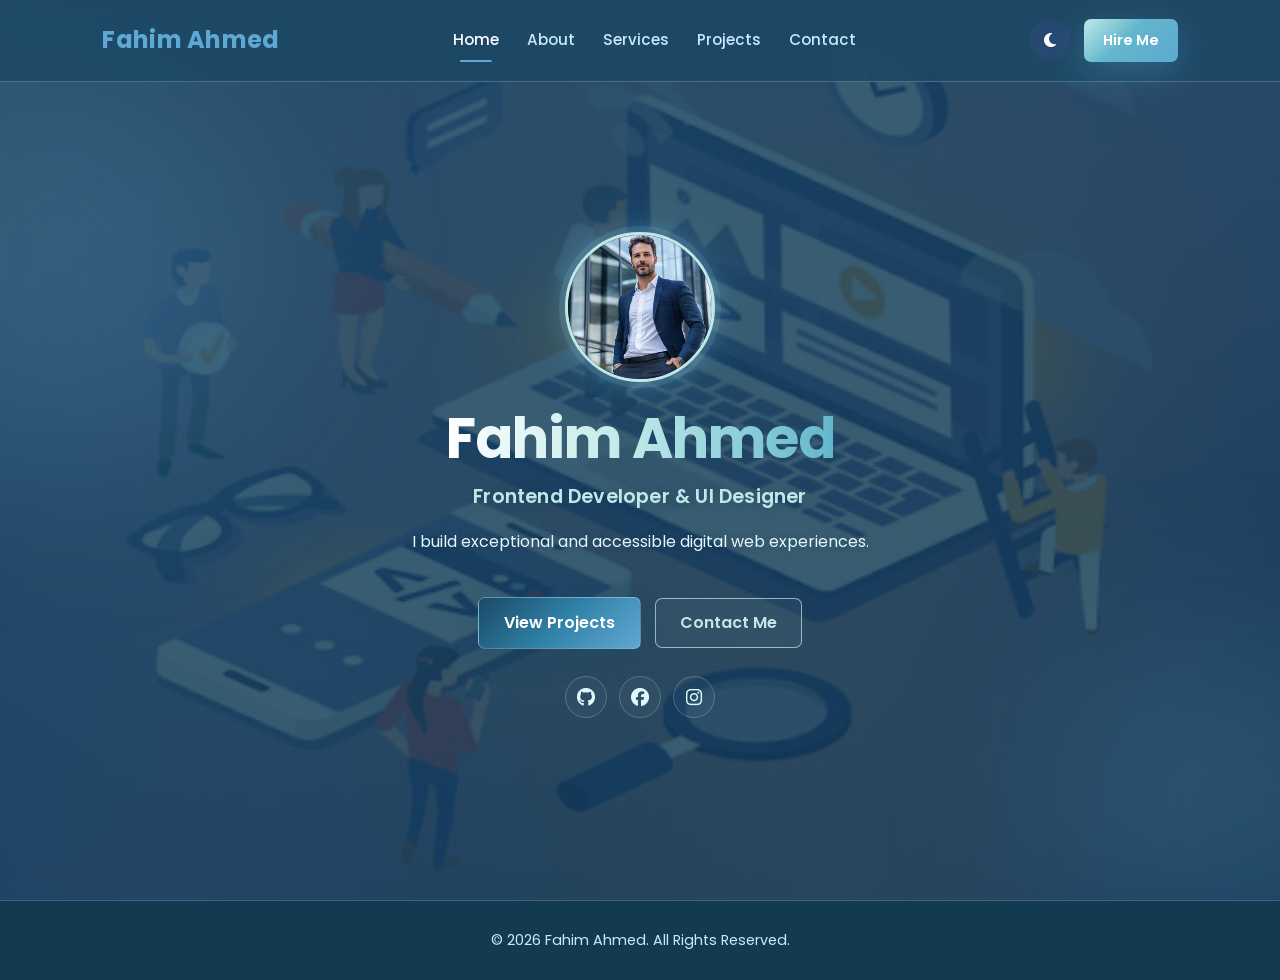
<file: portfolio-website/index.html>
<!DOCTYPE html>
<html lang="en">
<head>
    <meta charset="UTF-8">
    <meta name="viewport" content="width=device-width, initial-scale=1.0">
    <title>Fahim Ahmed - Home</title>
    <link href="https://fonts.googleapis.com/css2?family=Poppins:wght@300;400;500;600;700&display=swap" rel="stylesheet">
    <link rel="stylesheet" href="https://cdnjs.cloudflare.com/ajax/libs/font-awesome/6.4.0/css/all.min.css">
    <link rel="stylesheet" href="assets/css/style.css">
    <link rel="stylesheet" href="assets/css/home.css">
</head>
<body>
    <header>
        <nav class="navbar">
            <a href="index.html" class="logo">Fahim Ahmed</a>
            <ul class="nav-links" id="nav-links">
                <li><a href="index.html" class="active">Home</a></li>
                <li><a href="about.html">About</a></li>
                <li><a href="services.html">Services</a></li>
                <li><a href="projects.html">Projects</a></li>
                <li><a href="contact.html">Contact</a></li>
            </ul>
            <div class="nav-actions">
                <button class="theme-toggle" id="theme-toggle"><i class="fas fa-moon"></i></button>
                <a href="https://facebook.com" target="_blank" class="btn-hire">Hire Me</a>
                <div class="hamburger" id="hamburger"><i class="fas fa-ellipsis-vertical"></i></div>
            </div>
        </nav>
    </header>

    <section class="hero">
        <div class="hero-content">
            <img src="assets/images/profile.jpg" alt="Fahim Ahmed" class="profile-img">
            <h1>Fahim Ahmed</h1>
            <h3>Frontend Developer & UI Designer</h3>
            <p>I build exceptional and accessible digital web experiences.</p>
            <div class="hero-btns">
                <a href="projects.html" class="btn-primary">View Projects</a>
                <a href="contact.html" class="btn-secondary">Contact Me</a>
            </div>
            <div class="social-icons">
                <a href="https://github.com" target="_blank"><i class="fab fa-github"></i></a>
                <a href="https://facebook.com" target="_blank"><i class="fab fa-facebook"></i></a>
                <a href="https://instagram.com" target="_blank"><i class="fab fa-instagram"></i></a>
            </div>
        </div>
    </section>

    <footer><p>&copy; 2026 Fahim Ahmed. All Rights Reserved.</p></footer>
    <script src="assets/js/script.js"></script>
    <script src="assets/js/home.js"></script>
</body>
</html>
</file>
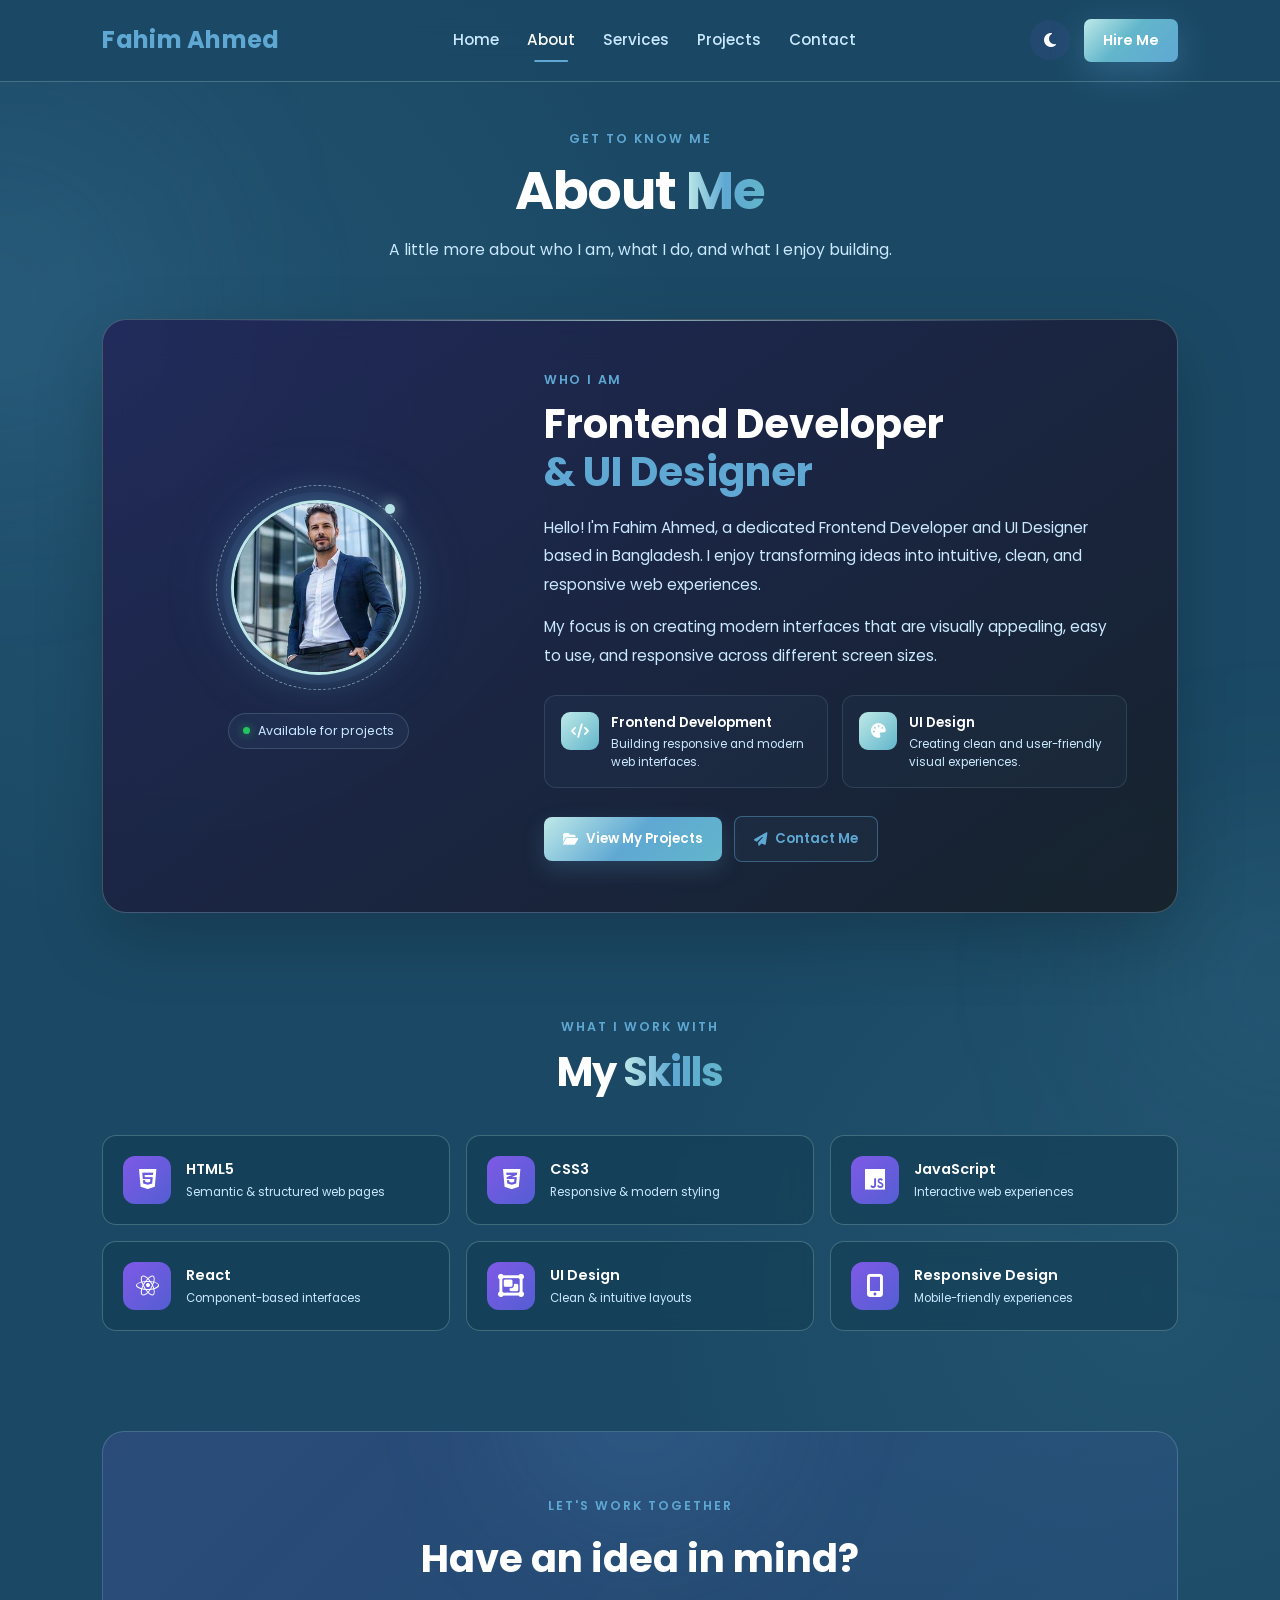
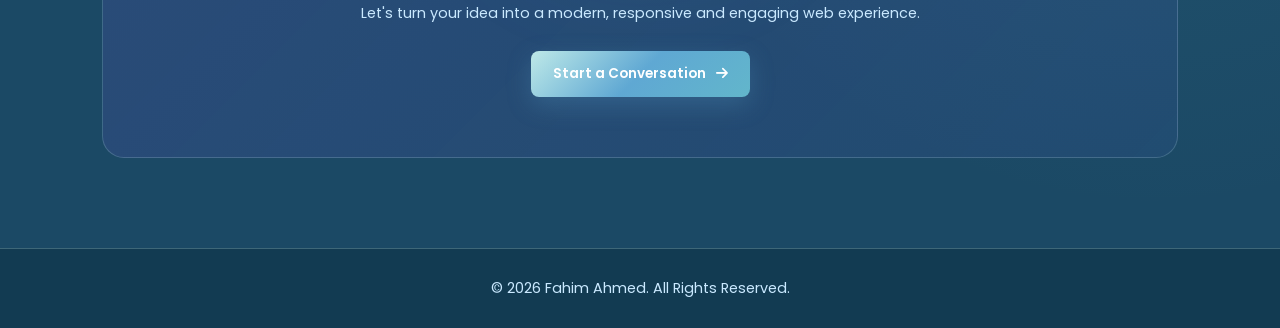
<file: portfolio-website/about.html>
<!DOCTYPE html>
<html lang="en">

<head>
    <meta charset="UTF-8">
    <meta name="viewport" content="width=device-width, initial-scale=1.0">

    <title>About Me - Fahim Ahmed</title>

    <!-- Google Font -->
    <link
        href="https://fonts.googleapis.com/css2?family=Poppins:wght@300;400;500;600;700&display=swap"
        rel="stylesheet"
    >

    <!-- Font Awesome -->
    <link
        rel="stylesheet"
        href="https://cdnjs.cloudflare.com/ajax/libs/font-awesome/6.4.0/css/all.min.css"
    >

    <!-- Global CSS -->
    <link rel="stylesheet" href="assets/css/style.css">

    <!-- About Page CSS -->
    <link rel="stylesheet" href="assets/css/about.css">
</head>

<body>

    <!-- ==================================================
         NAVBAR
    ================================================== -->

    <header>
        <nav class="navbar">

            <a href="index.html" class="logo">
                Fahim Ahmed
            </a>

            <ul class="nav-links" id="nav-links">

                <li>
                    <a href="index.html">Home</a>
                </li>

                <li>
                    <a href="about.html" class="active">About</a>
                </li>

                <li>
                    <a href="services.html">Services</a>
                </li>

                <li>
                    <a href="projects.html">Projects</a>
                </li>

                <li>
                    <a href="contact.html">Contact</a>
                </li>

            </ul>

            <div class="nav-actions">

                <button
                    class="theme-toggle"
                    id="theme-toggle"
                    aria-label="Toggle theme"
                >
                    <i class="fas fa-moon"></i>
                </button>

                <a
                    href="https://facebook.com"
                    target="_blank"
                    class="btn-hire"
                >
                    Hire Me
                </a>

                <div
                    class="hamburger"
                    id="hamburger"
                    aria-label="Open menu"
                >
                    <i class="fas fa-ellipsis-vertical"></i>
                </div>

            </div>

        </nav>
    </header>


    <!-- ==================================================
         ABOUT SECTION
    ================================================== -->

    <main>

        <section class="about-section">

            <!-- Background Decorations -->
            <div class="about-glow about-glow-one"></div>
            <div class="about-glow about-glow-two"></div>


            <!-- Section Heading -->

            <div class="section-heading">

                <span class="section-label">
                    GET TO KNOW ME
                </span>

                <h1>
                    About <span>Me</span>
                </h1>

                <p>
                    A little more about who I am, what I do,
                    and what I enjoy building.
                </p>

            </div>


            <!-- Main About Card -->

            <div class="about-main-card">

                <!-- Profile -->

                <div class="about-profile">

                    <div class="profile-wrapper">

                        <div class="profile-ring"></div>

                        <img
                            src="assets/images/profile.jpg"
                            alt="Fahim Ahmed"
                            class="about-profile-img"
                        >

                    </div>

                    <div class="profile-status">
                        <span></span>
                        Available for projects
                    </div>

                </div>


                <!-- About Text -->

                <div class="about-text">

                    <span class="about-small-title">
                        WHO I AM
                    </span>

                    <h2>
                        Frontend Developer
                        <span>& UI Designer</span>
                    </h2>

                    <p>
                        Hello! I'm Fahim Ahmed, a dedicated Frontend
                        Developer and UI Designer based in Bangladesh.
                        I enjoy transforming ideas into intuitive,
                        clean, and responsive web experiences.
                    </p>

                    <p>
                        My focus is on creating modern interfaces that
                        are visually appealing, easy to use, and
                        responsive across different screen sizes.
                    </p>


                    <!-- Highlights -->

                    <div class="about-highlights">

                        <div class="highlight-item">
                            <div class="highlight-icon">
                                <i class="fas fa-code"></i>
                            </div>

                            <div>
                                <h3>Frontend Development</h3>
                                <p>
                                    Building responsive and modern
                                    web interfaces.
                                </p>
                            </div>
                        </div>


                        <div class="highlight-item">
                            <div class="highlight-icon">
                                <i class="fas fa-palette"></i>
                            </div>

                            <div>
                                <h3>UI Design</h3>
                                <p>
                                    Creating clean and user-friendly
                                    visual experiences.
                                </p>
                            </div>
                        </div>

                    </div>


                    <!-- Buttons -->

                    <div class="about-buttons">

                        <a
                            href="projects.html"
                            class="about-btn primary"
                        >
                            <i class="fas fa-folder-open"></i>
                            View My Projects
                        </a>

                        <a
                            href="contact.html"
                            class="about-btn secondary"
                        >
                            <i class="fas fa-paper-plane"></i>
                            Contact Me
                        </a>

                    </div>

                </div>

            </div>


            <!-- ==================================================
                 SKILLS
            ================================================== -->

            <section class="skills-section">

                <div class="section-heading small">

                    <span class="section-label">
                        WHAT I WORK WITH
                    </span>

                    <h2>
                        My <span>Skills</span>
                    </h2>

                </div>


                <div class="skills-grid">

                    <div class="skill-card">

                        <div class="skill-icon html">
                            <i class="fab fa-html5"></i>
                        </div>

                        <div>
                            <h3>HTML5</h3>
                            <p>
                                Semantic & structured web pages
                            </p>
                        </div>

                    </div>


                    <div class="skill-card">

                        <div class="skill-icon css">
                            <i class="fab fa-css3-alt"></i>
                        </div>

                        <div>
                            <h3>CSS3</h3>
                            <p>
                                Responsive & modern styling
                            </p>
                        </div>

                    </div>


                    <div class="skill-card">

                        <div class="skill-icon js">
                            <i class="fab fa-js"></i>
                        </div>

                        <div>
                            <h3>JavaScript</h3>
                            <p>
                                Interactive web experiences
                            </p>
                        </div>

                    </div>


                    <div class="skill-card">

                        <div class="skill-icon react">
                            <i class="fab fa-react"></i>
                        </div>

                        <div>
                            <h3>React</h3>
                            <p>
                                Component-based interfaces
                            </p>
                        </div>

                    </div>


                    <div class="skill-card">

                        <div class="skill-icon ui">
                            <i class="fas fa-object-group"></i>
                        </div>

                        <div>
                            <h3>UI Design</h3>
                            <p>
                                Clean & intuitive layouts
                            </p>
                        </div>

                    </div>


                    <div class="skill-card">

                        <div class="skill-icon responsive">
                            <i class="fas fa-mobile-screen-button"></i>
                        </div>

                        <div>
                            <h3>Responsive Design</h3>
                            <p>
                                Mobile-friendly experiences
                            </p>
                        </div>

                    </div>

                </div>

            </section>


            <!-- ==================================================
                 CTA
            ================================================== -->

            <section class="about-cta">

                <div class="cta-content">

                    <span class="section-label">
                        LET'S WORK TOGETHER
                    </span>

                    <h2>
                        Have an idea in mind?
                    </h2>

                    <p>
                        Let's turn your idea into a modern,
                        responsive and engaging web experience.
                    </p>

                    <a
                        href="contact.html"
                        class="cta-btn"
                    >
                        Start a Conversation
                        <i class="fas fa-arrow-right"></i>
                    </a>

                </div>

            </section>

        </section>

    </main>


    <!-- ==================================================
         FOOTER
    ================================================== -->

    <footer>
        <p>
            &copy; 2026 Fahim Ahmed. All Rights Reserved.
        </p>
    </footer>


    <!-- JavaScript -->

    <script src="assets/js/script.js"></script>
    <script src="assets/js/about.js"></script>

</body>

</html>
</file>
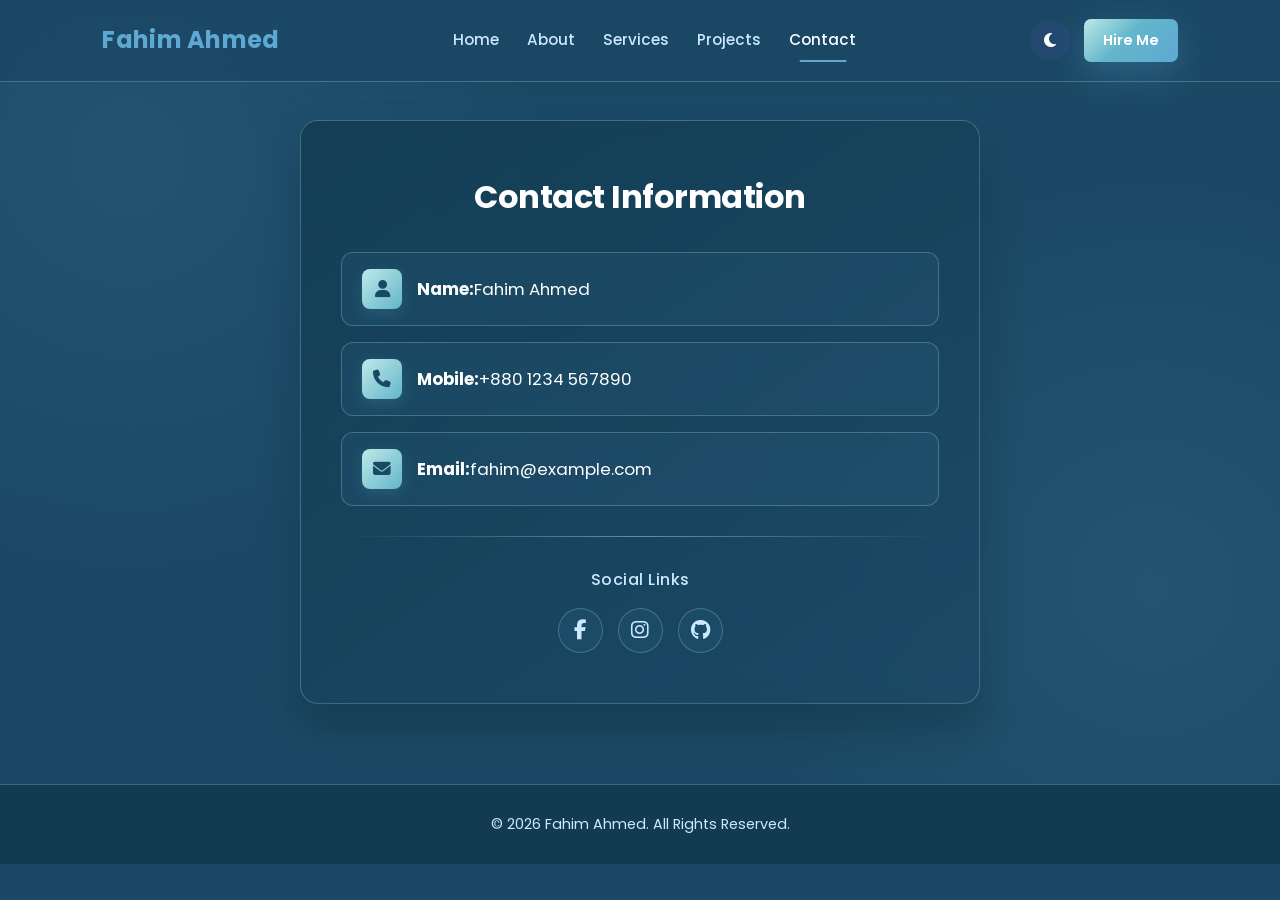
<file: portfolio-website/contact.html>
<!DOCTYPE html>
<html lang="en">
<head>
    <meta charset="UTF-8">
    <meta name="viewport" content="width=device-width, initial-scale=1.0">
    <title>Contact Me - Fahim Ahmed</title>
    <link href="https://fonts.googleapis.com/css2?family=Poppins:wght@300;400;500;600;700&display=swap" rel="stylesheet">
    <link rel="stylesheet" href="https://cdnjs.cloudflare.com/ajax/libs/font-awesome/6.4.0/css/all.min.css">
    <link rel="stylesheet" href="assets/css/style.css">
    <link rel="stylesheet" href="assets/css/contact.css">
</head>
<body>
    <header>
        <nav class="navbar">
            <a href="index.html" class="logo">Fahim Ahmed</a>
            <ul class="nav-links" id="nav-links">
                <li><a href="index.html">Home</a></li>
                <li><a href="about.html">About</a></li>
                <li><a href="services.html">Services</a></li>
                <li><a href="projects.html">Projects</a></li>
                <li><a href="contact.html" class="active">Contact</a></li>
            </ul>
            <div class="nav-actions">
                <button class="theme-toggle" id="theme-toggle"><i class="fas fa-moon"></i></button>
                <a href="https://facebook.com" target="_blank" class="btn-hire">Hire Me</a>
                <div class="hamburger" id="hamburger"><i class="fas fa-ellipsis-vertical"></i></div>
            </div>
        </nav>
    </header>

    <section class="contact-section">
        <div class="contact-container">
            <h2>Contact Information</h2>
            <div class="contact-info">
                <p><i class="fas fa-user"></i> <strong>Name:</strong> Fahim Ahmed</p>
                <p><i class="fas fa-phone"></i> <strong>Mobile:</strong> +880 1234 567890</p>
                <p><i class="fas fa-envelope"></i> <strong>Email:</strong> fahim@example.com</p>
            </div>

            <div class="contact-divider"></div>

            <div class="social-section">
                <h3>Social Links</h3>
                <div class="social-icons">
                    <a href="https://facebook.com" target="_blank" title="Facebook"><i class="fab fa-facebook-f"></i></a>
                    <a href="https://instagram.com" target="_blank" title="Instagram"><i class="fab fa-instagram"></i></a>
                    <a href="https://github.com" target="_blank" title="GitHub"><i class="fab fa-github"></i></a>
                </div>
            </div>
        </div>
    </section>

    <footer><p>&copy; 2026 Fahim Ahmed. All Rights Reserved.</p></footer>
    <script src="assets/js/script.js"></script>
    <script src="assets/js/contact.js"></script>
</body>
</html>
</file>
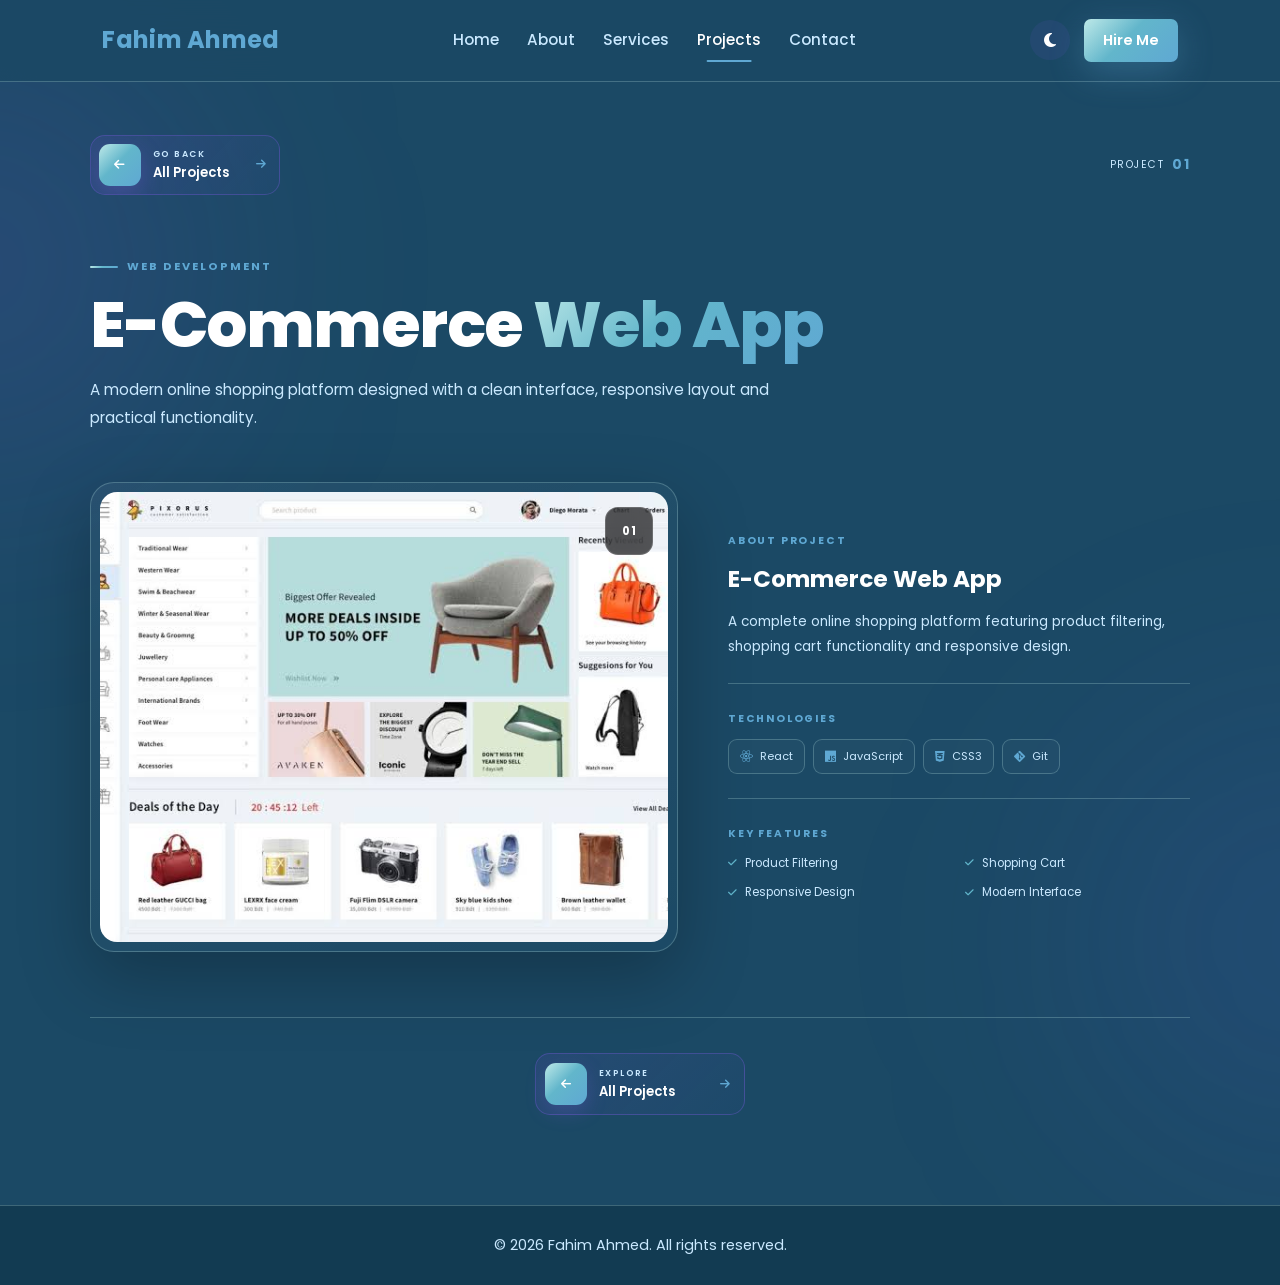
<file: portfolio-website/project-details.html>
<!DOCTYPE html>
<html lang="en">

<head>
    <meta charset="UTF-8">
    <meta name="viewport" content="width=device-width, initial-scale=1.0">

    <title>Project Details - Fahim Ahmed</title>

    <!-- Google Font -->
    <link
        href="https://fonts.googleapis.com/css2?family=Poppins:wght@300;400;500;600;700;800&display=swap"
        rel="stylesheet"
    >

    <!-- Font Awesome -->
    <link
        rel="stylesheet"
        href="https://cdnjs.cloudflare.com/ajax/libs/font-awesome/6.5.1/css/all.min.css"
    >

    <!-- Main CSS -->
    <link rel="stylesheet" href="assets/css/style.css">

    <!-- Project Details CSS -->
    <link rel="stylesheet" href="assets/css/project-details.css">
</head>

<body>

    <!-- =========================
         NAVBAR
    ========================== -->

    <header>
        <nav class="navbar">

            <a href="index.html" class="logo">
                Fahim Ahmed
            </a>

            <ul class="nav-links" id="nav-links">

                <li>
                    <a href="index.html">Home</a>
                </li>

                <li>
                    <a href="about.html">About</a>
                </li>

                <li>
                    <a href="services.html">Services</a>
                </li>

                <li>
                    <a href="projects.html" class="active">
                        Projects
                    </a>
                </li>

                <li>
                    <a href="contact.html">Contact</a>
                </li>

            </ul>

            <div class="nav-actions">

                <button
                    class="theme-toggle"
                    id="theme-toggle"
                    aria-label="Toggle theme"
                >
                    <i class="fas fa-moon"></i>
                </button>

                <a
                    href="https://facebook.com"
                    target="_blank"
                    rel="noopener noreferrer"
                    class="btn-hire"
                >
                    Hire Me
                </a>

                <div
                    class="hamburger"
                    id="hamburger"
                >
                    <i class="fas fa-ellipsis-vertical"></i>
                </div>

            </div>

        </nav>
    </header>


    <!-- =========================
         PROJECT DETAILS
    ========================== -->

    <main>

        <section class="project-details-section">

            <div class="details-glow glow-one"></div>
            <div class="details-glow glow-two"></div>

            <div class="project-details-container">

                <!-- TOP BAR -->

                <div class="details-topbar">

                    <a
                        href="projects.html"
                        class="premium-back"
                    >
                        <span class="back-icon">
                            <i class="fas fa-arrow-left"></i>
                        </span>

                        <span class="back-content">
                            <small>GO BACK</small>
                            All Projects
                        </span>

                        <i class="fas fa-arrow-right back-arrow"></i>
                    </a>

                    <div class="project-count">
                        <span>PROJECT</span>
                        <strong id="project-count">01</strong>
                    </div>

                </div>


                <!-- =================================
                     PROJECT 1
                ================================== -->

                <article
                    class="project-content"
                    id="project-1"
                >

                    <div class="project-title">

                        <span class="project-label">
                            <span></span>
                            WEB DEVELOPMENT
                        </span>

                        <h1>
                            E-Commerce
                            <span>Web App</span>
                        </h1>

                        <p>
                            A modern online shopping platform designed
                            with a clean interface, responsive layout
                            and practical functionality.
                        </p>

                    </div>


                    <div class="project-layout">

                        <div class="project-image-card">

                            <img
                                src="assets/images/project1.jpg"
                                alt="E-Commerce Web App"
                            >

                            <div class="image-number">
                                01
                            </div>

                        </div>


                        <div class="project-info">

                            <div class="info-box">

                                <span class="info-title">
                                    ABOUT PROJECT
                                </span>

                                <h2>
                                    E-Commerce Web App
                                </h2>

                                <p>
                                    A complete online shopping platform
                                    featuring product filtering,
                                    shopping cart functionality and
                                    responsive design.
                                </p>

                            </div>


                            <div class="info-box">

                                <span class="info-title">
                                    TECHNOLOGIES
                                </span>

                                <div class="tech-list">

                                    <span>
                                        <i class="fab fa-react"></i>
                                        React
                                    </span>

                                    <span>
                                        <i class="fab fa-js"></i>
                                        JavaScript
                                    </span>

                                    <span>
                                        <i class="fab fa-css3-alt"></i>
                                        CSS3
                                    </span>

                                    <span>
                                        <i class="fab fa-git-alt"></i>
                                        Git
                                    </span>

                                </div>

                            </div>


                            <div class="info-box">

                                <span class="info-title">
                                    KEY FEATURES
                                </span>

                                <div class="feature-list">

                                    <div>
                                        <i class="fas fa-check"></i>
                                        Product Filtering
                                    </div>

                                    <div>
                                        <i class="fas fa-check"></i>
                                        Shopping Cart
                                    </div>

                                    <div>
                                        <i class="fas fa-check"></i>
                                        Responsive Design
                                    </div>

                                    <div>
                                        <i class="fas fa-check"></i>
                                        Modern Interface
                                    </div>

                                </div>

                            </div>

                        </div>

                    </div>

                </article>


                <!-- =================================
                     PROJECT 2
                ================================== -->

                <article
                    class="project-content"
                    id="project-2"
                >

                    <div class="project-title">

                        <span class="project-label">
                            <span></span>
                            PORTFOLIO WEBSITE
                        </span>

                        <h1>
                            Personal
                            <span>Portfolio</span>
                        </h1>

                        <p>
                            A professional portfolio website created
                            to showcase skills, services, experience
                            and selected projects.
                        </p>

                    </div>


                    <div class="project-layout">

                        <div class="project-image-card">

                            <img
                                src="assets/images/project2.jpg"
                                alt="Personal Portfolio"
                            >

                            <div class="image-number">
                                02
                            </div>

                        </div>


                        <div class="project-info">

                            <div class="info-box">

                                <span class="info-title">
                                    ABOUT PROJECT
                                </span>

                                <h2>
                                    Personal Portfolio
                                </h2>

                                <p>
                                    A modern personal portfolio designed
                                    to present professional skills,
                                    services, projects and contact
                                    information.
                                </p>

                            </div>


                            <div class="info-box">

                                <span class="info-title">
                                    TECHNOLOGIES
                                </span>

                                <div class="tech-list">

                                    <span>
                                        <i class="fab fa-html5"></i>
                                        HTML5
                                    </span>

                                    <span>
                                        <i class="fab fa-css3-alt"></i>
                                        CSS3
                                    </span>

                                    <span>
                                        <i class="fab fa-js"></i>
                                        JavaScript
                                    </span>

                                </div>

                            </div>


                            <div class="info-box">

                                <span class="info-title">
                                    KEY FEATURES
                                </span>

                                <div class="feature-list">

                                    <div>
                                        <i class="fas fa-check"></i>
                                        Responsive Design
                                    </div>

                                    <div>
                                        <i class="fas fa-check"></i>
                                        Modern UI
                                    </div>

                                    <div>
                                        <i class="fas fa-check"></i>
                                        Smooth Navigation
                                    </div>

                                    <div>
                                        <i class="fas fa-check"></i>
                                        Clean Structure
                                    </div>

                                </div>

                            </div>

                        </div>

                    </div>

                </article>


                <!-- =================================
                     PROJECT 3
                ================================== -->

                <article
                    class="project-content"
                    id="project-3"
                >

                    <div class="project-title">

                        <span class="project-label">
                            <span></span>
                            BUSINESS WEBSITE
                        </span>

                        <h1>
                            Business
                            <span>Landing Page</span>
                        </h1>

                        <p>
                            A modern business landing page focused
                            on clear presentation, visual hierarchy
                            and responsive user experience.
                        </p>

                    </div>


                    <div class="project-layout">

                        <div class="project-image-card">

                            <img
                                src="assets/images/project3.jpg"
                                alt="Business Landing Page"
                            >

                            <div class="image-number">
                                03
                            </div>

                        </div>


                        <div class="project-info">

                            <div class="info-box">

                                <span class="info-title">
                                    ABOUT PROJECT
                                </span>

                                <h2>
                                    Business Landing Page
                                </h2>

                                <p>
                                    A clean and modern landing page
                                    focused on business presentation,
                                    clear content structure and
                                    responsive experience.
                                </p>

                            </div>


                            <div class="info-box">

                                <span class="info-title">
                                    TECHNOLOGIES
                                </span>

                                <div class="tech-list">

                                    <span>
                                        <i class="fab fa-html5"></i>
                                        HTML5
                                    </span>

                                    <span>
                                        <i class="fab fa-css3-alt"></i>
                                        CSS3
                                    </span>

                                    <span>
                                        <i class="fab fa-js"></i>
                                        JavaScript
                                    </span>

                                </div>

                            </div>


                            <div class="info-box">

                                <span class="info-title">
                                    KEY FEATURES
                                </span>

                                <div class="feature-list">

                                    <div>
                                        <i class="fas fa-check"></i>
                                        Responsive Design
                                    </div>

                                    <div>
                                        <i class="fas fa-check"></i>
                                        Business Focused
                                    </div>

                                    <div>
                                        <i class="fas fa-check"></i>
                                        Modern Layout
                                    </div>

                                    <div>
                                        <i class="fas fa-check"></i>
                                        Clean Structure
                                    </div>

                                </div>

                            </div>

                        </div>

                    </div>

                </article>


                <!-- BOTTOM BUTTON -->

                <div class="bottom-navigation">

                    <a
                        href="projects.html"
                        class="all-projects-button"
                    >

                        <span class="bottom-icon">
                            <i class="fas fa-arrow-left"></i>
                        </span>

                        <span>
                            <small>EXPLORE</small>
                            All Projects
                        </span>

                        <i class="fas fa-arrow-right"></i>

                    </a>

                </div>

            </div>

        </section>

    </main>


    <!-- FOOTER -->

    <footer>

        <p>
            &copy; 2026 Fahim Ahmed. All rights reserved.
        </p>

    </footer>


    <!-- Main JS -->

    <script src="assets/js/script.js"></script>


    <!-- Project Details JS -->

    <script>

        document.addEventListener("DOMContentLoaded", function () {

            const urlParams =
                new URLSearchParams(window.location.search);

            let project =
                urlParams.get("project");

            /*
             * Only allow 1, 2 or 3
             */

            if (
                project !== "1" &&
                project !== "2" &&
                project !== "3"
            ) {
                project = "1";
            }


            /*
             * Get all project sections
             */

            const allProjects =
                document.querySelectorAll(".project-content");


            /*
             * Hide every project first
             */

            allProjects.forEach(function (item) {

                item.classList.remove("show-project");

            });


            /*
             * Find selected project
             */

            const selectedProject =
                document.getElementById(
                    "project-" + project
                );


            /*
             * Show selected project
             */

            if (selectedProject) {

                selectedProject.classList.add(
                    "show-project"
                );

            }


            /*
             * Update project number
             */

            const projectCount =
                document.getElementById("project-count");

            if (projectCount) {

                projectCount.textContent =
                    "0" + project;

            }

        });

    </script>

</body>

</html>
</file>
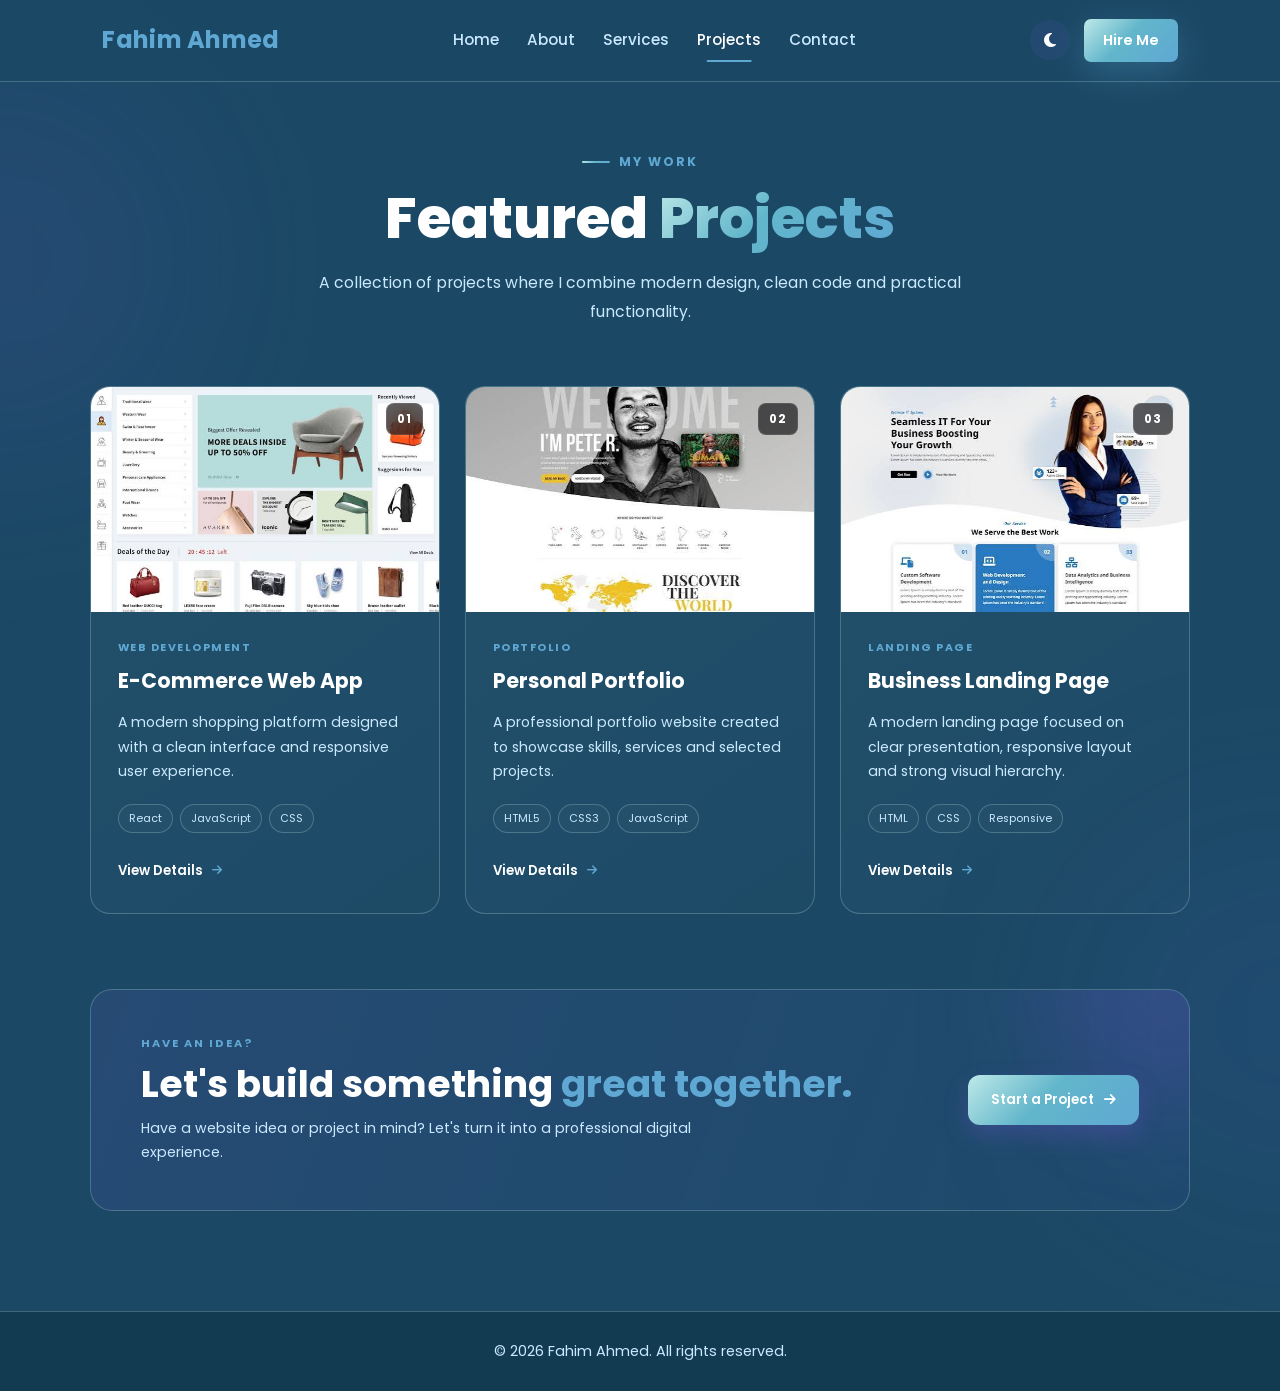
<file: portfolio-website/projects.html>
<!DOCTYPE html>
<html lang="en">

<head>
    <meta charset="UTF-8">
    <meta name="viewport" content="width=device-width, initial-scale=1.0">

    <title>Projects - Fahim Ahmed</title>

    <!-- Google Font -->
    <link
        href="https://fonts.googleapis.com/css2?family=Poppins:wght@300;400;500;600;700;800&display=swap"
        rel="stylesheet"
    >

    <!-- Font Awesome -->
    <link
        rel="stylesheet"
        href="https://cdnjs.cloudflare.com/ajax/libs/font-awesome/6.4.0/css/all.min.css"
    >

    <!-- Global CSS -->
    <link rel="stylesheet" href="assets/css/style.css">

    <!-- Projects CSS -->
    <link rel="stylesheet" href="assets/css/projects.css">
</head>

<body>

    <!-- =========================
         NAVBAR
    ========================== -->
    <header>

        <nav class="navbar">

            <a href="index.html" class="logo">
                Fahim Ahmed
            </a>

            <ul class="nav-links" id="nav-links">

                <li>
                    <a href="index.html">
                        Home
                    </a>
                </li>

                <li>
                    <a href="about.html">
                        About
                    </a>
                </li>

                <li>
                    <a href="services.html">
                        Services
                    </a>
                </li>

                <li>
                    <a href="projects.html" class="active">
                        Projects
                    </a>
                </li>

                <li>
                    <a href="contact.html">
                        Contact
                    </a>
                </li>

            </ul>


            <div class="nav-actions">

                <button
                    class="theme-toggle"
                    id="theme-toggle"
                    aria-label="Toggle theme"
                >
                    <i class="fas fa-moon"></i>
                </button>

                <a
                    href="https://facebook.com"
                    target="_blank"
                    rel="noopener noreferrer"
                    class="btn-hire"
                >
                    Hire Me
                </a>

                <div class="hamburger" id="hamburger">
                    <i class="fas fa-ellipsis-vertical"></i>
                </div>

            </div>

        </nav>

    </header>


    <!-- =========================
         MAIN
    ========================== -->
    <main>

        <section class="projects-section">

            <!-- Background Glow -->
            <div class="projects-glow glow-one"></div>
            <div class="projects-glow glow-two"></div>


            <div class="projects-container">

                <!-- =========================
                     SECTION HEADING
                ========================== -->

                <div class="projects-heading">

                    <span class="section-label">
                        <span></span>
                        MY WORK
                    </span>

                    <h1>
                        Featured <span>Projects</span>
                    </h1>

                    <p>
                        A collection of projects where I combine
                        modern design, clean code and practical
                        functionality.
                    </p>

                </div>


                <!-- =========================
                     PROJECT GRID
                ========================== -->

                <div class="projects-grid">


                    <!-- PROJECT 01 -->
                    <article class="project-card">

                        <div class="project-image">

                            <img
                                src="assets/images/project1.jpg"
                                alt="E-Commerce Web App"
                            >

                            <div class="project-overlay">

                                <a
                                    href="project-details.html?project=1"
                                    class="image-button"
                                    aria-label="View project details"
                                >
                                    <i class="fas fa-arrow-up-right-from-square"></i>
                                </a>

                            </div>

                            <span class="project-number">
                                01
                            </span>

                        </div>


                        <div class="project-content">

                            <div class="project-category">
                                WEB DEVELOPMENT
                            </div>

                            <h2>
                                E-Commerce Web App
                            </h2>

                            <p>
                                A modern shopping platform designed
                                with a clean interface and responsive
                                user experience.
                            </p>


                            <div class="project-tags">

                                <span>React</span>
                                <span>JavaScript</span>
                                <span>CSS</span>

                            </div>


                            <a
                                href="project-details.html?project=1"
                                class="btn-details"
                            >
                                View Details

                                <i class="fas fa-arrow-right"></i>
                            </a>

                        </div>

                    </article>


                    <!-- PROJECT 02 -->
                    <article class="project-card">

                        <div class="project-image">

                            <img
                                src="assets/images/project2.jpg"
                                alt="Portfolio Website"
                            >

                            <div class="project-overlay">

                                <a
                                    href="project-details.html?project=2"
                                    class="image-button"
                                    aria-label="View project details"
                                >
                                    <i class="fas fa-arrow-up-right-from-square"></i>
                                </a>

                            </div>

                            <span class="project-number">
                                02
                            </span>

                        </div>


                        <div class="project-content">

                            <div class="project-category">
                                PORTFOLIO
                            </div>

                            <h2>
                                Personal Portfolio
                            </h2>

                            <p>
                                A professional portfolio website
                                created to showcase skills, services
                                and selected projects.
                            </p>


                            <div class="project-tags">

                                <span>HTML5</span>
                                <span>CSS3</span>
                                <span>JavaScript</span>

                            </div>


                            <a
                                href="project-details.html?project=2"
                                class="btn-details"
                            >
                                View Details

                                <i class="fas fa-arrow-right"></i>
                            </a>

                        </div>

                    </article>


                    <!-- PROJECT 03 -->
                    <article class="project-card">

                        <div class="project-image">

                            <img
                                src="assets/images/project3.jpg"
                                alt="Business Landing Page"
                            >

                            <div class="project-overlay">

                                <a
                                    href="project-details.html?project=3"
                                    class="image-button"
                                    aria-label="View project details"
                                >
                                    <i class="fas fa-arrow-up-right-from-square"></i>
                                </a>

                            </div>

                            <span class="project-number">
                                03
                            </span>

                        </div>


                        <div class="project-content">

                            <div class="project-category">
                                LANDING PAGE
                            </div>

                            <h2>
                                Business Landing Page
                            </h2>

                            <p>
                                A modern landing page focused on
                                clear presentation, responsive layout
                                and strong visual hierarchy.
                            </p>


                            <div class="project-tags">

                                <span>HTML</span>
                                <span>CSS</span>
                                <span>Responsive</span>

                            </div>


                            <a
                                href="project-details.html?project=3"
                                class="btn-details"
                            >
                                View Details

                                <i class="fas fa-arrow-right"></i>
                            </a>

                        </div>

                    </article>

                </div>


                <!-- =========================
                     BOTTOM CTA
                ========================== -->

                <div class="projects-cta">

                    <div class="cta-content">

                        <span>
                            HAVE AN IDEA?
                        </span>

                        <h2>
                            Let's build something
                            <strong>great together.</strong>
                        </h2>

                        <p>
                            Have a website idea or project in mind?
                            Let's turn it into a professional digital
                            experience.
                        </p>

                    </div>


                    <a
                        href="contact.html"
                        class="cta-button"
                    >
                        Start a Project

                        <i class="fas fa-arrow-right"></i>
                    </a>

                </div>

            </div>

        </section>

    </main>


    <!-- =========================
         FOOTER
    ========================== -->

    <footer>

        <p>
            &copy; 2026 Fahim Ahmed. All rights reserved.
        </p>

    </footer>


    <!-- JavaScript -->

    <script src="assets/js/script.js"></script>

    <script src="assets/js/projects.js"></script>

</body>

</html>
</file>
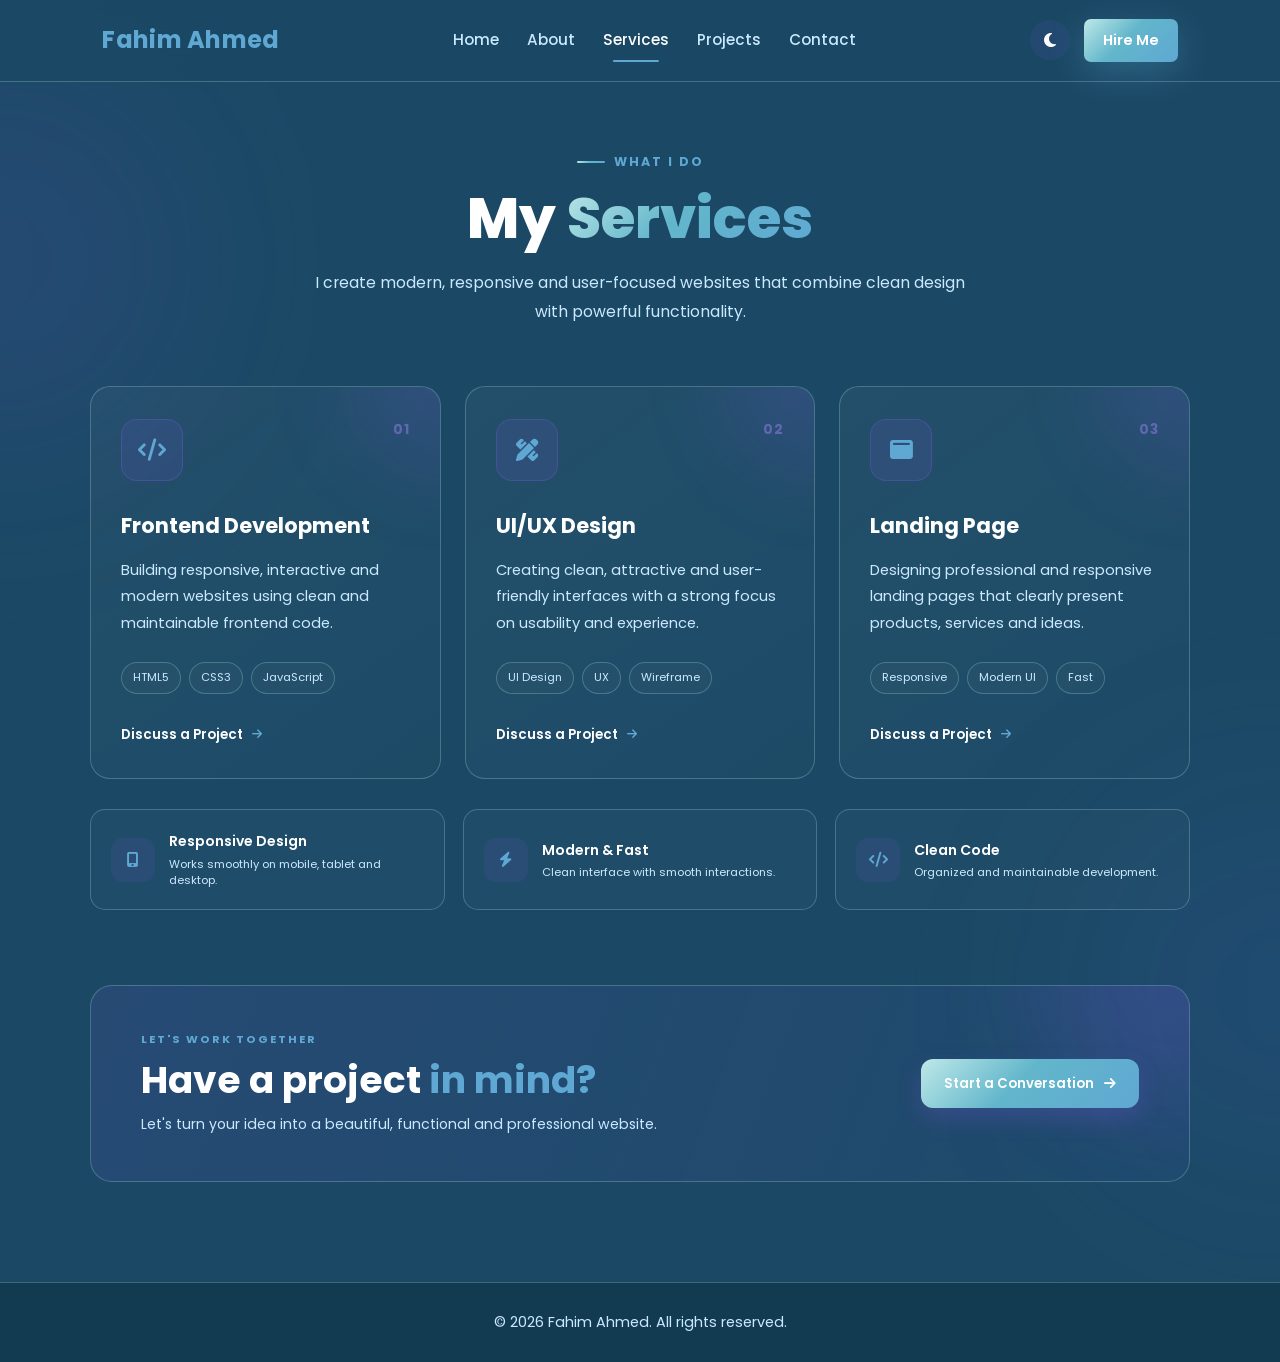
<file: portfolio-website/services.html>
<!DOCTYPE html>
<html lang="en">

<head>
    <meta charset="UTF-8">
    <meta name="viewport" content="width=device-width, initial-scale=1.0">

    <title>Services - Fahim Ahmed</title>

    <!-- Google Font -->
    <link
        href="https://fonts.googleapis.com/css2?family=Poppins:wght@300;400;500;600;700;800&display=swap"
        rel="stylesheet"
    >

    <!-- Font Awesome -->
    <link
        rel="stylesheet"
        href="https://cdnjs.cloudflare.com/ajax/libs/font-awesome/6.4.0/css/all.min.css"
    >

    <!-- Global CSS -->
    <link rel="stylesheet" href="assets/css/style.css">

    <!-- Services CSS -->
    <link rel="stylesheet" href="assets/css/services.css">
</head>

<body>

    <!-- =========================
         NAVBAR
    ========================== -->
    <header>
        <nav class="navbar">

            <a href="index.html" class="logo">
                Fahim Ahmed
            </a>

            <ul class="nav-links" id="nav-links">

                <li>
                    <a href="index.html">Home</a>
                </li>

                <li>
                    <a href="about.html">About</a>
                </li>

                <li>
                    <a href="services.html" class="active">
                        Services
                    </a>
                </li>

                <li>
                    <a href="projects.html">Projects</a>
                </li>

                <li>
                    <a href="contact.html">Contact</a>
                </li>

            </ul>

            <div class="nav-actions">

                <button
                    class="theme-toggle"
                    id="theme-toggle"
                    aria-label="Toggle theme"
                >
                    <i class="fas fa-moon"></i>
                </button>

                <a
                    href="https://facebook.com"
                    target="_blank"
                    rel="noopener noreferrer"
                    class="btn-hire"
                >
                    Hire Me
                </a>

                <div class="hamburger" id="hamburger">
                    <i class="fas fa-ellipsis-vertical"></i>
                </div>

            </div>

        </nav>
    </header>


    <!-- =========================
         MAIN
    ========================== -->
    <main>

        <section class="services-section">

            <!-- Decorative Background -->
            <div class="services-glow glow-one"></div>
            <div class="services-glow glow-two"></div>


            <div class="services-container">

                <!-- =========================
                     SECTION HEADING
                ========================== -->

                <div class="services-heading">

                    <span class="section-label">
                        <span></span>
                        WHAT I DO
                    </span>

                    <h1>
                        My <span>Services</span>
                    </h1>

                    <p>
                        I create modern, responsive and user-focused
                        websites that combine clean design with
                        powerful functionality.
                    </p>

                </div>


                <!-- =========================
                     SERVICE CARDS
                ========================== -->

                <div class="services-grid">


                    <!-- CARD 01 -->
                    <div class="service-card">

                        <div class="service-card-top">

                            <div class="service-icon">
                                <i class="fas fa-code"></i>
                            </div>

                            <span class="service-number">
                                01
                            </span>

                        </div>


                        <h2>
                            Frontend Development
                        </h2>

                        <p>
                            Building responsive, interactive and
                            modern websites using clean and
                            maintainable frontend code.
                        </p>


                        <div class="service-tags">

                            <span>HTML5</span>
                            <span>CSS3</span>
                            <span>JavaScript</span>

                        </div>


                        <a href="contact.html" class="service-link">
                            Discuss a Project
                            <i class="fas fa-arrow-right"></i>
                        </a>

                    </div>


                    <!-- CARD 02 -->
                    <div class="service-card">

                        <div class="service-card-top">

                            <div class="service-icon">
                                <i class="fas fa-pen-ruler"></i>
                            </div>

                            <span class="service-number">
                                02
                            </span>

                        </div>


                        <h2>
                            UI/UX Design
                        </h2>

                        <p>
                            Creating clean, attractive and
                            user-friendly interfaces with a strong
                            focus on usability and experience.
                        </p>


                        <div class="service-tags">

                            <span>UI Design</span>
                            <span>UX</span>
                            <span>Wireframe</span>

                        </div>


                        <a href="contact.html" class="service-link">
                            Discuss a Project
                            <i class="fas fa-arrow-right"></i>
                        </a>

                    </div>


                    <!-- CARD 03 -->
                    <div class="service-card">

                        <div class="service-card-top">

                            <div class="service-icon">
                                <i class="fas fa-window-maximize"></i>
                            </div>

                            <span class="service-number">
                                03
                            </span>

                        </div>


                        <h2>
                            Landing Page
                        </h2>

                        <p>
                            Designing professional and responsive
                            landing pages that clearly present
                            products, services and ideas.
                        </p>


                        <div class="service-tags">

                            <span>Responsive</span>
                            <span>Modern UI</span>
                            <span>Fast</span>

                        </div>


                        <a href="contact.html" class="service-link">
                            Discuss a Project
                            <i class="fas fa-arrow-right"></i>
                        </a>

                    </div>

                </div>


                <!-- =========================
                     FEATURES
                ========================== -->

                <div class="service-features">


                    <div class="feature-item">

                        <div class="feature-icon">
                            <i class="fas fa-mobile-screen-button"></i>
                        </div>

                        <div>
                            <h3>
                                Responsive Design
                            </h3>

                            <p>
                                Works smoothly on mobile,
                                tablet and desktop.
                            </p>
                        </div>

                    </div>


                    <div class="feature-item">

                        <div class="feature-icon">
                            <i class="fas fa-bolt"></i>
                        </div>

                        <div>
                            <h3>
                                Modern & Fast
                            </h3>

                            <p>
                                Clean interface with smooth
                                interactions.
                            </p>
                        </div>

                    </div>


                    <div class="feature-item">

                        <div class="feature-icon">
                            <i class="fas fa-code"></i>
                        </div>

                        <div>
                            <h3>
                                Clean Code
                            </h3>

                            <p>
                                Organized and maintainable
                                development.
                            </p>
                        </div>

                    </div>

                </div>


                <!-- =========================
                     CTA
                ========================== -->

                <div class="services-cta">

                    <div class="cta-content">

                        <span>
                            LET'S WORK TOGETHER
                        </span>

                        <h2>
                            Have a project
                            <strong>in mind?</strong>
                        </h2>

                        <p>
                            Let's turn your idea into a beautiful,
                            functional and professional website.
                        </p>

                    </div>


                    <a href="contact.html" class="cta-button">

                        Start a Conversation

                        <i class="fas fa-arrow-right"></i>

                    </a>

                </div>

            </div>

        </section>

    </main>


    <!-- =========================
         FOOTER
    ========================== -->

    <footer>
        <p>
            &copy; 2026 Fahim Ahmed. All rights reserved.
        </p>
    </footer>


    <!-- JavaScript -->
    <script src="assets/js/script.js"></script>
    <script src="assets/js/services.js"></script>

</body>

</html>
</file>
<file: portfolio-website/assets/css/style.css>
/* ==================================================
   ROOT VARIABLES
================================================== */

/* ==================================================
   MAIN COLOR SYSTEM
================================================== */

:root {
    --bg-color: #1b4965;
    --text-color: #ffffff;

    --card-bg: #123b52;
    --border-color: rgba(190, 233, 232, 0.25);

    --primary-color: #5fa8d3;
    --primary-hover: #62b6cb;

    --secondary-color: #bee9e8;

    --text-muted: #cae9ff;

    --nav-bg: rgba(27, 73, 101, 0.82);

    --success-color: #62b6cb;
    --danger-color: #d96c75;

    /* Main Website Gradient */
    --gradient: linear-gradient(
        135deg,
        #bee9e8 0%,
        #62b6cb 45%,
        #5fa8d3 100%
    );

    /* Soft Shadows */
    --shadow-sm:
        0 4px 15px rgba(27, 73, 101, 0.25);

    --shadow-primary:
        0 10px 35px rgba(95, 168, 211, 0.30);
}


/* ==================================================
   LIGHT THEME
================================================== */

[data-theme="light"] {

    --bg-color: #cae9ff;

    --text-color: #1b4965;

    --card-bg: #ffffff;

    --border-color: rgba(27, 73, 101, 0.18);

    --primary-color: #1b4965;

    --primary-hover: #5fa8d3;

    --secondary-color: #62b6cb;

    --text-muted: #1b4965;

    --nav-bg: rgba(202, 233, 255, 0.88);

    --success-color: #2f8f83;

    --danger-color: #c94c5a;

    /* Light Theme Gradient */
    --gradient: linear-gradient(
        135deg,
        #1b4965 0%,
        #5fa8d3 50%,
        #62b6cb 100%
    );

    /* Light Theme Shadows */
    --shadow-sm:
        0 4px 20px rgba(27, 73, 101, 0.15);

    --shadow-primary:
        0 10px 35px rgba(95, 168, 211, 0.28);
}


/* ==================================================
   GLOBAL RESET
================================================== */

* {
    margin: 0;
    padding: 0;
    box-sizing: border-box;

    font-family: 'Poppins', sans-serif;

    scroll-behavior: smooth;
}


html {
    scroll-behavior: smooth;
}


body {
    min-height: 100vh;

    background: var(--bg-color);
    color: var(--text-color);

    line-height: 1.6;

    overflow-x: hidden;

    transition:
        background-color 0.35s ease,
        color 0.35s ease;
}


a,
button {
    -webkit-tap-highlight-color: transparent;
}


/* ==================================================
   NAVBAR
================================================== */

.navbar {
    position: fixed;

    top: 0;
    left: 0;

    width: 100%;

    height: 82px;

    display: flex;
    justify-content: space-between;
    align-items: center;

    padding: 0 8%;

    background: var(--nav-bg);

    backdrop-filter: blur(18px);
    -webkit-backdrop-filter: blur(18px);

    border-bottom: 1px solid var(--border-color);

    z-index: 1000;

    transition:
        background-color 0.35s ease,
        border-color 0.35s ease;
}


/* ==================================================
   LOGO
================================================== */

.logo {
    position: relative;

    color: var(--primary-color);

    font-size: 1.5rem;
    font-weight: 700;

    letter-spacing: 0.3px;

    text-decoration: none;

    transition:
        color 0.3s ease,
        transform 0.3s ease;
}


.logo:hover {
    color: #c4b5fd;

    transform: translateY(-1px);
}


/* ==================================================
   NAV LINKS
================================================== */

.nav-links {
    list-style: none;

    display: flex;
    align-items: center;

    gap: 28px;
}


.nav-links a {
    position: relative;

    display: inline-block;

    color: var(--text-muted);

    font-size: 0.95rem;
    font-weight: 500;

    text-decoration: none;

    padding: 5px 0;

    transition:
        color 0.3s ease,
        transform 0.3s ease;
}


.nav-links a::after {
    content: "";

    position: absolute;

    left: 50%;
    bottom: -4px;

    width: 0;
    height: 2px;

    border-radius: 10px;

    background: var(--primary-color);

    transform: translateX(-50%);

    transition: width 0.3s ease;
}


.nav-links a:hover,
.nav-links a.active {
    color: var(--text-color);
}


.nav-links a:hover::after,
.nav-links a.active::after {
    width: 70%;
}


/* ==================================================
   NAV ACTIONS
================================================== */

.nav-actions {
    display: flex;

    align-items: center;

    gap: 14px;
}


/* ==================================================
   THEME BUTTON
================================================== */

.theme-toggle {
    width: 40px;
    height: 40px;

    display: flex;
    align-items: center;
    justify-content: center;

    background: rgba(139, 92, 246, 0.08);

    border: 1px solid transparent;

    border-radius: 50%;

    color: var(--text-color);

    font-size: 1rem;

    cursor: pointer;

    transition:
        background 0.3s ease,
        color 0.3s ease,
        transform 0.3s ease,
        border-color 0.3s ease;
}


.theme-toggle:hover {
    background: rgba(139, 92, 246, 0.18);

    color: var(--primary-color);

    border-color: var(--border-color);

    transform: rotate(18deg);
}


/* ==================================================
   HIRE BUTTON
================================================== */

.btn-hire {
    position: relative;

    display: inline-flex;
    align-items: center;
    justify-content: center;

    min-width: 94px;

    padding: 10px 18px;

    background: var(--gradient);

    color: #ffffff;

    border-radius: 7px;

    text-decoration: none;

    font-size: 0.9rem;
    font-weight: 600;

    box-shadow: var(--shadow-primary);

    overflow: hidden;

    transition:
        transform 0.3s ease,
        box-shadow 0.3s ease;
}


.btn-hire::before {
    content: "";

    position: absolute;

    top: 0;
    left: -120%;

    width: 80%;
    height: 100%;

    background: linear-gradient(
        90deg,
        transparent,
        rgba(255, 255, 255, 0.22),
        transparent
    );

    transform: skewX(-20deg);

    transition: left 0.6s ease;
}


.btn-hire:hover {
    transform: translateY(-2px);

    box-shadow:
        0 12px 30px rgba(139, 92, 246, 0.35);
}


.btn-hire:hover::before {
    left: 130%;
}


/* ==================================================
   HAMBURGER
================================================== */

.hamburger {
    display: none;

    width: 40px;
    height: 40px;

    align-items: center;
    justify-content: center;

    color: var(--text-color);

    font-size: 1.2rem;

    cursor: pointer;

    border-radius: 50%;

    transition:
        background 0.3s ease,
        color 0.3s ease;
}


.hamburger:hover {
    background: rgba(139, 92, 246, 0.15);

    color: var(--primary-color);
}


/* ==================================================
   FOOTER
================================================== */

footer {
    position: relative;

    text-align: center;

    padding: 28px 20px;

    background: var(--card-bg);

    color: var(--text-muted);

    border-top: 1px solid var(--border-color);

    font-size: 0.9rem;
}


footer p {
    margin: 0;
}


/* ==================================================
   MOBILE NAVIGATION
================================================== */

@media (max-width: 900px) {

    .navbar {
        padding: 0 5%;
    }

    .nav-links {
        gap: 18px;
    }

}


@media (max-width: 768px) {

    .navbar {
        height: 72px;

        padding: 0 5%;
    }


    .logo {
        font-size: 1.3rem;
    }


    .nav-actions {
        gap: 8px;
    }


    .btn-hire {
        padding: 8px 13px;

        min-width: auto;

        font-size: 0.82rem;
    }


    .hamburger {
        display: flex;
    }


    .nav-links {
        position: absolute;

        top: 72px;
        right: -100%;

        width: 260px;

        display: flex;

        flex-direction: column;

        align-items: flex-start;

        gap: 4px;

        padding: 20px;

        background: var(--card-bg);

        border-left: 1px solid var(--border-color);
        border-bottom: 1px solid var(--border-color);

        border-radius: 0 0 0 14px;

        box-shadow:
            -15px 15px 35px rgba(0, 0, 0, 0.25);

        transition: right 0.35s ease;
    }


    .nav-links.active {
        right: 0;
    }


    .nav-links li {
        width: 100%;
    }


    .nav-links a {
        width: 100%;

        padding: 11px 8px;

        border-radius: 7px;
    }


    .nav-links a:hover {
        background: rgba(139, 92, 246, 0.08);
    }


    .nav-links a::after {
        display: none;
    }

}


@media (max-width: 480px) {

    .navbar {
        padding: 0 4%;
    }


    .logo {
        font-size: 1.15rem;
    }


    .theme-toggle {
        width: 36px;
        height: 36px;
    }


    .btn-hire {
        display: none;
    }

}
</file>
<file: portfolio-website/assets/css/home.css>
/* ==================================================
   HERO SECTION
   New Blue / Cyan Color Theme
================================================== */

.hero {
    position: relative;
    min-height: 100vh;
    display: flex;
    align-items: center;
    justify-content: center;
    text-align: center;
    padding: 120px 20px 70px;
    overflow: hidden;
    isolation: isolate;

    background-image:
        linear-gradient(
            135deg,
            rgba(27, 73, 101, 0.88),
            rgba(15, 54, 76, 0.82)
        ),
        url("../images/hero.jpg");

    background-size: cover;
    background-position: center center;
    background-repeat: no-repeat;
    background-attachment: scroll;
}


/* ==================================================
   HERO BACKGROUND GLOW
================================================== */

.hero::before {
    content: "";
    position: absolute;

    width: 420px;
    height: 420px;

    top: 5%;
    left: -150px;

    background: rgba(95, 168, 211, 0.18);

    border-radius: 50%;
    filter: blur(90px);

    z-index: -1;
    pointer-events: none;
}

.hero::after {
    content: "";
    position: absolute;

    width: 350px;
    height: 350px;

    right: -120px;
    bottom: -80px;

    background: rgba(98, 182, 203, 0.16);

    border-radius: 50%;
    filter: blur(85px);

    z-index: -1;
    pointer-events: none;
}


/* ==================================================
   HERO CONTENT
================================================== */

.hero-content {
    position: relative;
    width: 100%;
    max-width: 850px;

    display: flex;
    flex-direction: column;
    align-items: center;

    z-index: 2;

    animation: heroFadeUp 0.9s ease both;
}

@keyframes heroFadeUp {
    from {
        opacity: 0;
        transform: translateY(25px);
    }

    to {
        opacity: 1;
        transform: translateY(0);
    }
}


/* ==================================================
   PROFILE IMAGE
================================================== */

.profile-img {
    position: relative;

    width: 150px;
    height: 150px;

    object-fit: cover;
    border-radius: 50%;

    border: 3px solid #bee9e8;

    margin-bottom: 25px;

    background: var(--card-bg);

    box-shadow:
        0 0 0 6px rgba(190, 233, 232, 0.10),
        0 0 25px rgba(95, 168, 211, 0.42),
        0 0 65px rgba(98, 182, 203, 0.18);

    animation: profileFloat 4s ease-in-out infinite;
}

@keyframes profileFloat {
    0%,
    100% {
        transform: translateY(0);
    }

    50% {
        transform: translateY(-7px);
    }
}


/* ==================================================
   HERO TITLE
================================================== */

.hero h1 {
    margin-bottom: 10px;

    color: #ffffff;

    font-size: clamp(2.4rem, 5vw, 3.5rem);
    line-height: 1.15;
    font-weight: 700;
    letter-spacing: -1px;

    background:
        linear-gradient(
            90deg,
            #ffffff 0%,
            #bee9e8 48%,
            #62b6cb 100%
        );

    -webkit-background-clip: text;
    background-clip: text;
    -webkit-text-fill-color: transparent;
}


/* ==================================================
   HERO SUBTITLE
================================================== */

.hero h3 {
    margin-bottom: 16px;

    color: #bee9e8;

    font-size: clamp(
        1rem,
        2vw,
        1.2rem
    );

    font-weight: 600;
    letter-spacing: 0.2px;

    text-shadow:
        0 2px 12px rgba(27, 73, 101, 0.35);
}


/* ==================================================
   HERO DESCRIPTION
================================================== */

.hero p {
    max-width: 650px;

    margin:
        0 auto
        22px;

    color: #e5f7fa;

    font-size: 1rem;
    line-height: 1.8;

    text-shadow:
        0 1px 8px rgba(27, 73, 101, 0.45);
}


/* ==================================================
   HERO BUTTONS
================================================== */

.hero-btns {
    display: flex;
    justify-content: center;
    align-items: center;

    gap: 14px;

    margin: 18px 0 22px;
}


/* ==================================================
   PRIMARY BUTTON
================================================== */

.btn-primary {
    position: relative;

    display: inline-flex;
    align-items: center;
    justify-content: center;

    padding: 12px 25px;

    background:
        linear-gradient(
            135deg,
            #1b4965 0%,
            #2f7fa5 48%,
            #5fa8d3 100%
        );

    color: #ffffff;

    border: 1px solid rgba(190, 233, 232, 0.35);
    border-radius: 7px;

    text-decoration: none;
    font-weight: 600;

    box-shadow:
        0 8px 25px rgba(27, 73, 101, 0.30);

    transition:
        transform 0.3s ease,
        box-shadow 0.3s ease,
        filter 0.3s ease;
}

.btn-primary:hover {
    transform: translateY(-3px);

    filter: brightness(1.08);

    box-shadow:
        0 13px 32px rgba(95, 168, 211, 0.38);
}


/* ==================================================
   SECONDARY BUTTON
================================================== */

.btn-secondary {
    display: inline-flex;
    align-items: center;
    justify-content: center;

    padding: 11px 24px;

    color: #bee9e8;

    background:
        rgba(190, 233, 232, 0.05);

    border:
        1.5px solid
        rgba(190, 233, 232, 0.70);

    border-radius: 7px;

    text-decoration: none;
    font-weight: 600;

    transition:
        color 0.3s ease,
        background 0.3s ease,
        transform 0.3s ease,
        box-shadow 0.3s ease;
}

.btn-secondary:hover {
    color: #1b4965;

    background:
        #bee9e8;

    transform: translateY(-3px);

    box-shadow:
        0 10px 25px rgba(190, 233, 232, 0.22);
}


/* ==================================================
   SOCIAL ICONS
================================================== */

.social-icons {
    display: flex;
    align-items: center;
    justify-content: center;

    gap: 12px;
    margin-top: 5px;
}

.social-icons a {
    width: 42px;
    height: 42px;

    display: flex;
    align-items: center;
    justify-content: center;

    color: #dff8fa;

    background:
        rgba(190, 233, 232, 0.045);

    border:
        1px solid
        rgba(190, 233, 232, 0.25);

    border-radius: 50%;

    font-size: 1.15rem;
    text-decoration: none;

    transition:
        color 0.3s ease,
        background 0.3s ease,
        border-color 0.3s ease,
        transform 0.3s ease,
        box-shadow 0.3s ease;
}

.social-icons a:hover {
    color: #1b4965;

    background:
        #bee9e8;

    border-color:
        #bee9e8;

    transform: translateY(-4px);

    box-shadow:
        0 8px 20px rgba(190, 233, 232, 0.24);
}


/* ==================================================
   LIGHT THEME HERO
================================================== */

[data-theme="light"] .hero {
    background-image:
        linear-gradient(
            135deg,
            rgba(27, 73, 101, 0.82),
            rgba(47, 127, 165, 0.78)
        ),
        url("../images/hero.jpg");

    background-size: cover;
    background-position: center center;
    background-repeat: no-repeat;
    background-attachment: scroll;
}

[data-theme="light"] .hero h1 {
    background:
        linear-gradient(
            90deg,
            #ffffff 0%,
            #bee9e8 48%,
            #cae9ff 100%
        );

    -webkit-background-clip: text;
    background-clip: text;
    -webkit-text-fill-color: transparent;
}

[data-theme="light"] .hero h3 {
    color: #bee9e8;
}

[data-theme="light"] .hero p {
    color: #f2fcff;
}

[data-theme="light"] .profile-img {
    border-color: #bee9e8;

    box-shadow:
        0 0 0 6px rgba(190, 233, 232, 0.12),
        0 0 25px rgba(95, 168, 211, 0.40),
        0 0 65px rgba(98, 182, 203, 0.18);
}

[data-theme="light"] .btn-secondary {
    color: #bee9e8;
    border-color: #bee9e8;
    background: rgba(27, 73, 101, 0.16);
}

[data-theme="light"] .btn-secondary:hover {
    color: #1b4965;
    background: #bee9e8;
}

[data-theme="light"] .social-icons a {
    color: #f2fcff;
    border-color: rgba(190, 233, 232, 0.35);
    background: rgba(27, 73, 101, 0.16);
}


/* ==================================================
   TABLET
================================================== */

@media (max-width: 768px) {

    .hero {
        min-height: 100svh;

        padding:
            105px 20px
            60px;

        background-size: cover;
        background-position: center center;
        background-repeat: no-repeat;
    }

    .profile-img {
        width: 130px;
        height: 130px;
        margin-bottom: 22px;
    }

    .hero h1 {
        font-size: 2.45rem;
    }

    .hero h3 {
        font-size: 1rem;
    }

    .hero p {
        max-width: 520px;
        font-size: 0.94rem;
    }
}


/* ==================================================
   SMALL MOBILE
================================================== */

@media (max-width: 480px) {

    .hero {
        min-height: 100svh;

        padding:
            95px 18px
            45px;

        background-size: cover;
        background-position: center center;
        background-repeat: no-repeat;
    }

    .profile-img {
        width: 115px;
        height: 115px;
        margin-bottom: 19px;
    }

    .hero h1 {
        font-size: 2.15rem;
        letter-spacing: -0.5px;
    }

    .hero h3 {
        font-size: 0.9rem;
        margin-bottom: 12px;
    }

    .hero p {
        font-size: 0.88rem;
        line-height: 1.7;
        margin-bottom: 18px;
    }

    .hero-btns {
        width: 100%;
        flex-direction: column;
        gap: 10px;
        margin-top: 15px;
    }

    .btn-primary,
    .btn-secondary {
        width: min(250px, 90%);
        padding: 11px 20px;
    }

    .social-icons {
        margin-top: 5px;
    }

    .social-icons a {
        width: 40px;
        height: 40px;
        font-size: 1.05rem;
    }
}
</file>
<file: portfolio-website/assets/css/about.css>
/* ==================================================
   ABOUT PAGE
================================================== */

.about-section {
    position: relative;

    min-height: 100vh;

    padding:
        125px 8%
        90px;

    overflow: hidden;

    background:
        radial-gradient(
            circle at 10% 20%,
            rgba(95, 168, 211, 0.10),
            transparent 30%
        ),
        radial-gradient(
            circle at 90% 70%,
            rgba(98, 182, 203, 0.09),
            transparent 30%
        ),
        var(--bg-color);
}


/* ==================================================
   BACKGROUND GLOW
================================================== */

.about-glow {
    position: absolute;

    border-radius: 50%;

    filter: blur(100px);

    pointer-events: none;

    z-index: 0;
}


.about-glow-one {
    width: 350px;
    height: 350px;

    top: 120px;
    left: -180px;

    background:
        rgba(95, 168, 211, 0.12);
}


.about-glow-two {
    width: 300px;
    height: 300px;

    right: -150px;
    top: 45%;

    background:
        rgba(98, 182, 203, 0.10);
}


/* ==================================================
   SECTION HEADING
================================================== */

.section-heading {
    position: relative;

    z-index: 2;

    text-align: center;

    max-width: 700px;

    margin:
        0 auto
        55px;
}


.section-heading.small {
    margin-top: 100px;
    margin-bottom: 40px;
}


.section-label {
    display: inline-block;

    margin-bottom: 12px;

    color: var(--primary-color);

    font-size: 0.78rem;

    font-weight: 600;

    letter-spacing: 2px;

    text-transform: uppercase;
}


.section-heading h1,
.section-heading h2 {
    margin: 0 0 14px;

    color: var(--text-color);

    font-size:
        clamp(2.2rem, 5vw, 3.3rem);

    line-height: 1.15;

    font-weight: 700;

    letter-spacing: -1px;
}


.section-heading h2 {
    font-size:
        clamp(1.9rem, 4vw, 2.5rem);
}


.section-heading h1 span,
.section-heading h2 span {
    background:
        linear-gradient(
            90deg,
            #bee9e8,
            #5fa8d3,
            #62b6cb
        );

    -webkit-background-clip: text;
    background-clip: text;

    -webkit-text-fill-color: transparent;
}


.section-heading > p {
    max-width: 600px;

    margin: 0 auto;

    color: var(--text-muted);

    font-size: 0.98rem;

    line-height: 1.8;
}


/* ==================================================
   MAIN ABOUT CARD
================================================== */

.about-main-card {
    position: relative;

    z-index: 2;

    max-width: 1100px;

    margin: 0 auto;

    display: grid;

    grid-template-columns:
        minmax(280px, 0.85fr)
        minmax(0, 1.5fr);

    align-items: center;

    gap: 60px;

    padding: 50px;

    background:
        linear-gradient(
            145deg,
            rgba(33, 27, 82, 0.72),
            rgba(20, 20, 23, 0.72)
        );

    border:
        1px solid
        var(--border-color);

    border-radius: 24px;

    box-shadow:
        0 25px 70px rgba(0, 0, 0, 0.20);

    backdrop-filter: blur(18px);
    -webkit-backdrop-filter: blur(18px);

    overflow: hidden;
}


.about-main-card::before {
    content: "";

    position: absolute;

    top: 0;
    left: 10%;

    width: 80%;
    height: 1px;

    background:
        linear-gradient(
            90deg,
            transparent,
            rgba(190, 233, 232, 0.70),
            transparent
        );
}


/* ==================================================
   PROFILE
================================================== */

.about-profile {
    display: flex;

    flex-direction: column;

    align-items: center;

    justify-content: center;
}


.profile-wrapper {
    position: relative;

    width: 210px;
    height: 210px;

    display: flex;

    align-items: center;
    justify-content: center;
}


.about-profile-img {
    position: relative;

    width: 175px;
    height: 175px;

    object-fit: cover;

    border-radius: 50%;

    border:
        3px solid
        #bee9e8;

    z-index: 2;

    box-shadow:
        0 0 0 8px rgba(95, 168, 211, 0.07),
        0 0 35px rgba(95, 168, 211, 0.35),
        0 0 80px rgba(98, 182, 203, 0.12);
}


/* Rotating ring */

.profile-ring {
    position: absolute;

    width: 205px;
    height: 205px;

    border-radius: 50%;

    border:
        1px dashed
        rgba(190, 233, 232, 0.55);

    animation:
        profileRotate 12s linear infinite;
}


.profile-ring::before {
    content: "";

    position: absolute;

    width: 10px;
    height: 10px;

    top: 18px;
    right: 25px;

    border-radius: 50%;

    background: #bee9e8;

    box-shadow:
        0 0 15px #bee9e8;
}


@keyframes profileRotate {

    from {
        transform: rotate(0deg);
    }

    to {
        transform: rotate(360deg);
    }

}


.profile-status {
    display: flex;

    align-items: center;

    gap: 8px;

    margin-top: 20px;

    padding:
        7px 14px;

    color: var(--text-muted);

    background:
        rgba(95, 168, 211, 0.07);

    border:
        1px solid
        rgba(190, 233, 232, 0.16);

    border-radius: 30px;

    font-size: 0.78rem;
}


.profile-status span {
    width: 7px;
    height: 7px;

    border-radius: 50%;

    background: #22c55e;

    box-shadow:
        0 0 10px rgba(34, 197, 94, 0.7);
}


/* ==================================================
   ABOUT TEXT
================================================== */

.about-text {
    position: relative;

    z-index: 2;
}


.about-small-title {
    display: block;

    margin-bottom: 10px;

    color: var(--primary-color);

    font-size: 0.78rem;

    font-weight: 600;

    letter-spacing: 1.8px;
}


.about-text h2 {
    margin-bottom: 18px;

    color: var(--text-color);

    font-size:
        clamp(1.8rem, 4vw, 2.5rem);

    line-height: 1.2;

    font-weight: 700;
}


.about-text h2 span {
    display: block;

    color: var(--primary-color);
}


.about-text > p {
    margin-bottom: 14px;

    color: var(--text-muted);

    font-size: 0.96rem;

    line-height: 1.85;
}


/* ==================================================
   HIGHLIGHTS
================================================== */

.about-highlights {
    display: grid;

    grid-template-columns: 1fr 1fr;

    gap: 14px;

    margin-top: 25px;
}


.highlight-item {
    display: flex;

    align-items: flex-start;

    gap: 12px;

    padding: 16px;

    background:
        rgba(95, 168, 211, 0.045);

    border:
        1px solid
        rgba(190, 233, 232, 0.12);

    border-radius: 12px;

    transition:
        transform 0.3s ease,
        border-color 0.3s ease,
        background 0.3s ease;
}


.highlight-item:hover {
    transform: translateY(-4px);

    background:
        rgba(95, 168, 211, 0.08);

    border-color:
        rgba(190, 233, 232, 0.30);
}


.highlight-icon {
    flex-shrink: 0;

    width: 38px;
    height: 38px;

    display: flex;

    align-items: center;
    justify-content: center;

    color: #ffffff;

    background:
        linear-gradient(
            135deg,
            #bee9e8,
            #62b6cb
        );

    border-radius: 9px;

    font-size: 0.9rem;
}


.highlight-item h3 {
    margin-bottom: 3px;

    color: var(--text-color);

    font-size: 0.84rem;

    font-weight: 600;
}


.highlight-item p {
    margin: 0;

    color: var(--text-muted);

    font-size: 0.73rem;

    line-height: 1.5;
}


/* ==================================================
   ABOUT BUTTONS
================================================== */

.about-buttons {
    display: flex;

    align-items: center;

    gap: 12px;

    margin-top: 28px;
}


.about-btn {
    display: inline-flex;

    align-items: center;
    justify-content: center;

    gap: 8px;

    padding:
        11px 19px;

    border-radius: 8px;

    text-decoration: none;

    font-size: 0.84rem;

    font-weight: 600;

    transition:
        transform 0.3s ease,
        box-shadow 0.3s ease,
        background 0.3s ease;
}


.about-btn.primary {
    color: #ffffff;

    background:
        linear-gradient(
            135deg,
            #bee9e8,
            #5fa8d3,
            #62b6cb
        );

    box-shadow:
        0 8px 22px rgba(95, 168, 211, 0.22);
}


.about-btn.secondary {
    color: var(--primary-color);

    background:
        rgba(95, 168, 211, 0.05);

    border:
        1px solid
        rgba(95, 168, 211, 0.45);
}


.about-btn:hover {
    transform: translateY(-3px);
}


.about-btn.primary:hover {
    box-shadow:
        0 12px 30px rgba(95, 168, 211, 0.35);
}


.about-btn.secondary:hover {
    color: #ffffff;

    background:
        rgba(95, 168, 211, 0.15);
}


/* ==================================================
   SKILLS SECTION
================================================== */

.skills-section {
    position: relative;

    z-index: 2;

    max-width: 1100px;

    margin: 0 auto;
}


.skills-grid {
    display: grid;

    grid-template-columns:
        repeat(3, 1fr);

    gap: 16px;
}


.skill-card {
    display: flex;

    align-items: center;

    gap: 15px;

    padding: 20px;

    background:
        rgba(18, 59, 82, 0.58);

    border:
        1px solid
        var(--border-color);

    border-radius: 14px;

    backdrop-filter: blur(10px);
    -webkit-backdrop-filter: blur(10px);

    transition:
        transform 0.3s ease,
        border-color 0.3s ease,
        box-shadow 0.3s ease;
}


.skill-card:hover {
    transform: translateY(-5px);

    border-color:
        rgba(167, 139, 250, 0.35);

    box-shadow:
        0 12px 30px rgba(0, 0, 0, 0.16);
}


.skill-icon {
    flex-shrink: 0;

    width: 48px;
    height: 48px;

    display: flex;

    align-items: center;
    justify-content: center;

    border-radius: 12px;

    font-size: 1.45rem;

    color: #ffffff;

    background:
        linear-gradient(
            135deg,
            rgba(139, 92, 246, 0.9),
            rgba(99, 102, 241, 0.8)
        );
}


.skill-card h3 {
    margin-bottom: 3px;

    color: var(--text-color);

    font-size: 0.9rem;

    font-weight: 600;
}


.skill-card p {
    margin: 0;

    color: var(--text-muted);

    font-size: 0.72rem;

    line-height: 1.5;
}


/* ==================================================
   CTA
================================================== */

.about-cta {
    position: relative;

    z-index: 2;

    max-width: 1100px;

    margin:
        100px auto
        0;

    padding: 60px 30px;

    text-align: center;

    background:
        linear-gradient(
            135deg,
            rgba(139, 92, 246, 0.14),
            rgba(99, 102, 241, 0.08)
        );

    border:
        1px solid
        rgba(190, 233, 232, 0.20);

    border-radius: 22px;

    overflow: hidden;
}


.about-cta::before {
    content: "";

    position: absolute;

    width: 250px;
    height: 250px;

    top: -150px;
    left: 50%;

    transform: translateX(-50%);

    border-radius: 50%;

    background:
        rgba(95, 168, 211, 0.15);

    filter: blur(70px);
}


.cta-content {
    position: relative;

    z-index: 2;
}


.about-cta h2 {
    margin-bottom: 12px;

    color: var(--text-color);

    font-size:
        clamp(1.7rem, 4vw, 2.4rem);

    font-weight: 700;
}


.about-cta p {
    max-width: 600px;

    margin:
        0 auto
        25px;

    color: var(--text-muted);

    font-size: 0.9rem;

    line-height: 1.7;
}


.cta-btn {
    display: inline-flex;

    align-items: center;

    gap: 10px;

    padding:
        12px 22px;

    color: #ffffff;

    background:
        linear-gradient(
            135deg,
            #bee9e8,
            #5fa8d3,
            #62b6cb
        );

    border-radius: 8px;

    text-decoration: none;

    font-size: 0.85rem;

    font-weight: 600;

    box-shadow:
        0 8px 25px rgba(95, 168, 211, 0.25);

    transition:
        transform 0.3s ease,
        box-shadow 0.3s ease;
}


.cta-btn:hover {
    transform: translateY(-3px);

    box-shadow:
        0 13px 32px rgba(95, 168, 211, 0.38);
}


.cta-btn i {
    transition:
        transform 0.3s ease;
}


.cta-btn:hover i {
    transform: translateX(4px);
}


/* ==================================================
   LIGHT THEME
================================================== */

/* ==================================================
   LIGHT THEME - READABILITY FIX
================================================== */

[data-theme="light"] .about-main-card {
    background:
        linear-gradient(
            145deg,
            rgba(255, 255, 255, 0.98),
            rgba(202, 233, 255, 0.94)
        );

    border-color: rgba(27, 73, 101, 0.16);

    box-shadow:
        0 25px 70px rgba(27, 73, 101, 0.14);
}

[data-theme="light"] .about-main-card::before {
    background:
        linear-gradient(
            90deg,
            transparent,
            rgba(95, 168, 211, 0.75),
            transparent
        );
}

[data-theme="light"] .skill-card {
    background:
        rgba(255, 255, 255, 0.92);

    border-color: rgba(27, 73, 101, 0.14);
}

[data-theme="light"] .skill-card:hover {
    border-color: rgba(95, 168, 211, 0.45);
}

[data-theme="light"] .highlight-item {
    background: rgba(95, 168, 211, 0.08);
    border-color: rgba(27, 73, 101, 0.12);
}

[data-theme="light"] .highlight-item:hover {
    background: rgba(95, 168, 211, 0.14);
    border-color: rgba(95, 168, 211, 0.38);
}

[data-theme="light"] .profile-status {
    background: rgba(95, 168, 211, 0.08);
    border-color: rgba(27, 73, 101, 0.14);
}

[data-theme="light"] .about-btn.secondary {
    color: #1b4965;
    background: rgba(95, 168, 211, 0.08);
    border-color: rgba(27, 73, 101, 0.30);
}

[data-theme="light"] .about-btn.secondary:hover {
    color: #ffffff;
    background: #1b4965;
}

[data-theme="light"] .about-cta {
    background:
        linear-gradient(
            135deg,
            rgba(190, 233, 232, 0.55),
            rgba(202, 233, 255, 0.75)
        );
    border-color: rgba(27, 73, 101, 0.14);
}

[data-theme="light"] .section-heading h1 span,
[data-theme="light"] .section-heading h2 span {
    background:
        linear-gradient(
            90deg,
            #1b4965,
            #2f7fa5,
            #62b6cb
        );

    -webkit-background-clip: text;
    background-clip: text;
    -webkit-text-fill-color: transparent;
}

/* Stronger primary buttons for the light theme */
[data-theme="light"] .about-btn.primary,
[data-theme="light"] .cta-btn {
    color: #ffffff;
    background:
        linear-gradient(
            135deg,
            #1b4965,
            #2f7fa5,
            #5fa8d3
        );
}


/* ==================================================
   TABLET
================================================== */

@media (max-width: 900px) {

    .about-section {
        padding:
            115px 5%
            70px;
    }


    .about-main-card {
        grid-template-columns: 1fr;

        gap: 35px;

        padding: 40px;

        text-align: center;
    }


    .about-highlights {
        text-align: left;
    }


    .about-buttons {
        justify-content: center;
    }


    .skills-grid {
        grid-template-columns:
            repeat(2, 1fr);
    }

}


/* ==================================================
   MOBILE
================================================== */

@media (max-width: 600px) {

    .about-section {
        padding:
            105px 18px
            55px;
    }


    .section-heading {
        margin-bottom: 35px;
    }


    .section-heading h1 {
        font-size: 2.15rem;
    }


    .about-main-card {
        padding: 30px 20px;

        border-radius: 18px;
    }


    .profile-wrapper {
        width: 175px;
        height: 175px;
    }


    .about-profile-img {
        width: 145px;
        height: 145px;
    }


    .profile-ring {
        width: 170px;
        height: 170px;
    }


    .about-text {
        text-align: center;
    }


    .about-text h2 {
        font-size: 1.7rem;
    }


    .about-highlights {
        grid-template-columns: 1fr;
    }


    .about-buttons {
        flex-direction: column;

        width: 100%;
    }


    .about-btn {
        width: 100%;
    }


    .skills-grid {
        grid-template-columns: 1fr;
    }


    .skill-card {
        padding: 17px;
    }


    .about-cta {
        margin-top: 70px;

        padding:
            45px 20px;

        border-radius: 18px;
    }


    .about-cta h2 {
        font-size: 1.7rem;
    }

}


/* ==================================================
   SMALL MOBILE
================================================== */

@media (max-width: 380px) {

    .about-section {
        padding-left: 14px;
        padding-right: 14px;
    }


    .section-heading h1 {
        font-size: 1.9rem;
    }


    .about-main-card {
        padding:
            25px 16px;
    }


    .about-text h2 {
        font-size: 1.5rem;
    }


    .profile-wrapper {
        width: 155px;
        height: 155px;
    }


    .about-profile-img {
        width: 130px;
        height: 130px;
    }


    .profile-ring {
        width: 150px;
        height: 150px;
    }

}
</file>
<file: portfolio-website/assets/css/contact.css>
/* =========================================
   CONTACT PAGE STYLES
   New Blue / Cyan Color Theme
========================================= */

.contact-section {
    padding: 120px 10% 80px;
    min-height: calc(100vh - 160px);
    display: flex;
    align-items: center;
    justify-content: center;

    background:
        radial-gradient(
            circle at 10% 20%,
            rgba(95, 168, 211, 0.10),
            transparent 32%
        ),
        radial-gradient(
            circle at 90% 75%,
            rgba(98, 182, 203, 0.10),
            transparent 32%
        ),
        var(--bg-color);
}

.contact-container {
    max-width: 680px;
    width: 100%;
    margin: 0 auto;

    background:
        linear-gradient(
            145deg,
            rgba(18, 59, 82, 0.82),
            rgba(27, 73, 101, 0.72)
        );

    padding: 50px 40px;
    border-radius: 18px;

    border: 1px solid var(--border-color);

    box-shadow:
        0 20px 40px rgba(0, 0, 0, 0.22),
        0 0 45px rgba(95, 168, 211, 0.08);

    text-align: center;

    backdrop-filter: blur(12px);
    -webkit-backdrop-filter: blur(12px);
}

.contact-container h2,
.contact-info h2 {
    font-size: 2rem;
    font-weight: 700;
    color: var(--text-color);
    margin-bottom: 30px;
    letter-spacing: -0.5px;
}

.contact-info {
    display: flex;
    flex-direction: column;
    gap: 16px;
}

.contact-info p {
    font-size: 1.05rem;
    margin: 0;

    color: var(--text-color);

    background:
        rgba(95, 168, 211, 0.07);

    border: 1px solid var(--border-color);

    padding: 16px 20px;
    border-radius: 12px;

    display: flex;
    align-items: center;
    text-align: left;

    transition:
        transform 0.3s ease,
        background 0.3s ease,
        border-color 0.3s ease,
        box-shadow 0.3s ease;
}

.contact-info p:hover {
    background: rgba(95, 168, 211, 0.14);
    border-color: var(--primary-color);

    transform: translateY(-2px);

    box-shadow:
        0 8px 22px rgba(95, 168, 211, 0.10);
}

.contact-info i {
    color: #1b4965;

    background:
        linear-gradient(
            135deg,
            #bee9e8,
            #62b6cb
        );

    width: 40px;
    height: 40px;

    display: flex;
    align-items: center;
    justify-content: center;

    border-radius: 8px;

    margin-right: 15px;
    flex-shrink: 0;

    font-size: 1.1rem;

    box-shadow:
        0 5px 15px rgba(98, 182, 203, 0.18);
}

.contact-divider {
    height: 1px;

    background:
        linear-gradient(
            90deg,
            transparent,
            rgba(190, 233, 232, 0.45),
            transparent
        );

    margin: 30px 0;
}

.social-section {
    margin-top: 25px;
}

.social-section h3 {
    font-size: 1rem;
    color: var(--text-muted);
    font-weight: 500;
    margin-bottom: 15px;
    letter-spacing: 0.5px;
}

.social-icons {
    margin-top: 15px;

    display: flex;
    justify-content: center;
    align-items: center;

    gap: 15px;
}

.social-icons a {
    color: var(--text-muted);

    font-size: 1.25rem;

    width: 45px;
    height: 45px;

    background:
        rgba(95, 168, 211, 0.06);

    border: 1px solid var(--border-color);

    border-radius: 50% !important;

    display: flex;
    align-items: center;
    justify-content: center;

    text-decoration: none;

    transition:
        transform 0.3s ease,
        color 0.3s ease,
        background 0.3s ease,
        border-color 0.3s ease,
        box-shadow 0.3s ease;
}

.social-icons a:hover {
    color: #ffffff;

    background:
        linear-gradient(
            135deg,
            #1b4965,
            #5fa8d3
        );

    border-color: #5fa8d3;

    transform: translateY(-3px);

    box-shadow:
        0 8px 20px rgba(95, 168, 211, 0.28);
}


/* =========================================
   LIGHT THEME
========================================= */

[data-theme="light"] .contact-section {
    background:
        radial-gradient(
            circle at 10% 20%,
            rgba(95, 168, 211, 0.16),
            transparent 32%
        ),
        radial-gradient(
            circle at 90% 75%,
            rgba(98, 182, 203, 0.14),
            transparent 32%
        ),
        var(--bg-color);
}

[data-theme="light"] .contact-container {
    background:
        linear-gradient(
            145deg,
            rgba(255, 255, 255, 0.98),
            rgba(202, 233, 255, 0.94)
        );

    border-color: rgba(27, 73, 101, 0.15);

    box-shadow:
        0 20px 45px rgba(27, 73, 101, 0.14),
        0 0 35px rgba(95, 168, 211, 0.08);
}

[data-theme="light"] .contact-info p {
    color: #1b4965;

    background:
        rgba(255, 255, 255, 0.82);

    border-color:
        rgba(27, 73, 101, 0.14);
}

[data-theme="light"] .contact-info p:hover {
    background:
        rgba(190, 233, 232, 0.48);

    border-color:
        rgba(95, 168, 211, 0.55);
}

[data-theme="light"] .social-icons a {
    color: #1b4965;

    background:
        rgba(255, 255, 255, 0.78);

    border-color:
        rgba(27, 73, 101, 0.14);
}

[data-theme="light"] .social-icons a:hover {
    color: #ffffff;

    background:
        linear-gradient(
            135deg,
            #1b4965,
            #5fa8d3
        );

    border-color: #5fa8d3;
}


/* =========================================
   MOBILE
========================================= */

@media (max-width: 768px) {

    .contact-section {
        padding: 100px 5% 60px;
    }

    .contact-container {
        padding: 35px 20px;
        border-radius: 16px;
    }

    .contact-container h2,
    .contact-info h2 {
        font-size: 1.75rem;
    }

    .contact-info p {
        padding: 14px 16px;
        font-size: 0.95rem;
    }

    .contact-info i {
        width: 38px;
        height: 38px;
        margin-right: 12px;
    }

    .social-icons {
        gap: 12px;
    }

    .social-icons a {
        width: 43px;
        height: 43px;
    }
}


/* =========================================
   SMALL MOBILE
========================================= */

@media (max-width: 420px) {

    .contact-section {
        padding-left: 15px;
        padding-right: 15px;
    }

    .contact-container {
        padding: 30px 16px;
    }

    .contact-container h2,
    .contact-info h2 {
        font-size: 1.55rem;
    }

    .contact-info p {
        font-size: 0.88rem;
    }

    .contact-info i {
        width: 36px;
        height: 36px;
        font-size: 1rem;
    }
}
</file>
<file: portfolio-website/assets/css/project-details.css>
/* ==================================================
   PROJECT DETAILS PAGE
================================================== */

.project-details-section {

    position: relative;

    min-height: calc(100vh - 80px);

    padding: 135px 7% 90px;

    overflow: hidden;

    isolation: isolate;
}


/* ==================================================
   BACKGROUND GLOW
================================================== */

.details-glow {

    position: absolute;

    width: 430px;
    height: 430px;

    border-radius: 50%;

    filter: blur(130px);

    pointer-events: none;

    z-index: -1;
}


.glow-one {

    top: 50px;
    left: -240px;

    background: rgba(139, 92, 246, 0.13);
}


.glow-two {

    right: -240px;
    bottom: 50px;

    background: rgba(99, 102, 241, 0.11);
}


/* ==================================================
   MAIN CONTAINER
================================================== */

.project-details-container {

    width: 100%;

    max-width: 1200px;

    margin: 0 auto;
}


/* ==================================================
   TOP BAR
================================================== */

.details-topbar {

    display: flex;

    align-items: center;

    justify-content: space-between;

    margin-bottom: 55px;
}


/* ==================================================
   PREMIUM BACK BUTTON
================================================== */

.premium-back {

    position: relative;

    display: flex;

    align-items: center;

    gap: 12px;

    min-width: 190px;

    padding: 8px 13px 8px 8px;

    border: 1px solid rgba(139, 92, 246, 0.28);

    border-radius: 15px;

    background:
        linear-gradient(
            135deg,
            rgba(139, 92, 246, 0.11),
            rgba(99, 102, 241, 0.04)
        );

    color: var(--text-color);

    text-decoration: none;

    overflow: hidden;

    transition: 0.35s ease;
}


.premium-back:hover {

    transform: translateX(5px);

    border-color: rgba(139, 92, 246, 0.60);

    box-shadow:
        0 12px 35px rgba(139, 92, 246, 0.15);
}


.back-icon {

    width: 42px;
    height: 42px;

    display: flex;

    align-items: center;
    justify-content: center;

    border-radius: 11px;

    background: var(--gradient);

    color: #ffffff;

    font-size: 0.75rem;

    box-shadow:
        0 8px 22px rgba(139, 92, 246, 0.25);

    transition: 0.35s ease;
}


.premium-back:hover .back-icon {

    transform: translateX(-3px);
}


.back-content {

    display: flex;

    flex-direction: column;

    gap: 1px;

    font-size: 0.82rem;

    font-weight: 600;
}


.back-content small {

    color: var(--text-muted);

    font-size: 0.55rem;

    letter-spacing: 1.5px;
}


.back-arrow {

    margin-left: auto;

    color: var(--primary-color);

    font-size: 0.7rem;

    transition: 0.35s ease;
}


.premium-back:hover .back-arrow {

    transform: translateX(4px);
}


/* ==================================================
   PROJECT NUMBER
================================================== */

.project-count {

    display: flex;

    align-items: center;

    gap: 8px;

    color: var(--text-muted);

    font-size: 0.65rem;

    letter-spacing: 1.5px;
}


.project-count strong {

    color: var(--primary-color);

    font-size: 0.85rem;
}


/* ==================================================
   PROJECT CONTENT
================================================== */

/*
   IMPORTANT:
   Every project is hidden initially.
*/

.project-content {

    display: none;

    animation: projectShow 0.55s ease;
}


/*
   JavaScript adds this class
   to the selected project.
*/

.project-content.show-project {

    display: block;
}


@keyframes projectShow {

    from {

        opacity: 0;

        transform: translateY(20px);

    }

    to {

        opacity: 1;

        transform: translateY(0);

    }

}


/* ==================================================
   PROJECT TITLE
================================================== */

.project-title {

    max-width: 800px;

    margin-bottom: 50px;
}


.project-label {

    display: inline-flex;

    align-items: center;

    gap: 9px;

    margin-bottom: 15px;

    color: var(--primary-color);

    font-size: 0.7rem;

    font-weight: 700;

    letter-spacing: 2px;
}


.project-label > span {

    width: 28px;
    height: 2px;

    border-radius: 20px;

    background: var(--gradient);
}


.project-title h1 {

    margin: 0 0 18px;

    color: var(--text-color);

    font-size: clamp(
        2.5rem,
        5vw,
        4.4rem
    );

    font-weight: 800;

    line-height: 1.05;

    letter-spacing: -1.5px;
}


.project-title h1 span {

    background: var(--gradient);

    -webkit-background-clip: text;
    background-clip: text;

    color: transparent;
}


.project-title > p {

    max-width: 700px;

    margin: 0;

    color: var(--text-muted);

    font-size: 0.95rem;

    line-height: 1.85;
}


/* ==================================================
   PROJECT LAYOUT
================================================== */

.project-layout {

    display: grid;

    grid-template-columns:
        minmax(0, 1.12fr)
        minmax(320px, 0.88fr);

    gap: 50px;

    align-items: center;
}


/* ==================================================
   PROJECT IMAGE
================================================== */

.project-image-card {

    position: relative;

    padding: 9px;

    border: 1px solid var(--border-color);

    border-radius: 24px;

    background:
        linear-gradient(
            145deg,
            rgba(255, 255, 255, 0.045),
            rgba(255, 255, 255, 0.008)
        );

    box-shadow:
        0 25px 70px rgba(0, 0, 0, 0.25);

    overflow: hidden;
}


.project-image-card::after {

    content: "";

    position: absolute;

    inset: 9px;

    border-radius: 17px;

    border: 1px solid
        rgba(255, 255, 255, 0.08);

    pointer-events: none;
}


.project-image-card img {

    width: 100%;

    height: 450px;

    display: block;

    object-fit: cover;

    border-radius: 17px;

    transition:
        transform 0.7s ease,
        filter 0.7s ease;
}


.project-image-card:hover img {

    transform: scale(1.045);

    filter: brightness(0.82);
}


/* ==================================================
   IMAGE NUMBER
================================================== */

.image-number {

    position: absolute;

    top: 24px;
    right: 24px;

    width: 48px;
    height: 48px;

    display: flex;

    align-items: center;
    justify-content: center;

    border: 1px solid
        rgba(255, 255, 255, 0.15);

    border-radius: 13px;

    background:
        rgba(9, 9, 11, 0.68);

    color: #ffffff;

    font-size: 0.72rem;

    font-weight: 700;

    letter-spacing: 1px;

    backdrop-filter: blur(12px);
}


/* ==================================================
   PROJECT INFORMATION
================================================== */

.project-info {

    display: flex;

    flex-direction: column;

    gap: 27px;
}


.info-box {

    padding-bottom: 24px;

    border-bottom:
        1px solid var(--border-color);
}


.info-box:last-child {

    padding-bottom: 0;

    border-bottom: none;
}


.info-title {

    display: block;

    margin-bottom: 11px;

    color: var(--primary-color);

    font-size: 0.65rem;

    font-weight: 700;

    letter-spacing: 1.8px;
}


.info-box h2 {

    margin: 0 0 11px;

    color: var(--text-color);

    font-size: 1.45rem;

    font-weight: 700;
}


.info-box p {

    margin: 0;

    color: var(--text-muted);

    font-size: 0.85rem;

    line-height: 1.85;
}


/* ==================================================
   TECHNOLOGIES
================================================== */

.tech-list {

    display: flex;

    flex-wrap: wrap;

    gap: 8px;
}


.tech-list span {

    display: inline-flex;

    align-items: center;

    gap: 7px;

    padding: 8px 11px;

    border: 1px solid var(--border-color);

    border-radius: 9px;

    background:
        rgba(255, 255, 255, 0.025);

    color: var(--text-muted);

    font-size: 0.69rem;

    transition: 0.3s ease;
}


.tech-list span:hover {

    transform: translateY(-3px);

    border-color:
        rgba(139, 92, 246, 0.50);

    color: var(--primary-color);
}


.tech-list i {

    color: var(--primary-color);

    font-size: 0.8rem;
}


/* ==================================================
   FEATURES
================================================== */

.feature-list {

    display: grid;

    grid-template-columns: 1fr 1fr;

    gap: 11px;
}


.feature-list div {

    display: flex;

    align-items: center;

    gap: 8px;

    color: var(--text-muted);

    font-size: 0.72rem;
}


.feature-list i {

    color: var(--success-color);

    font-size: 0.62rem;
}


/* ==================================================
   BOTTOM BUTTON
================================================== */

.bottom-navigation {

    display: flex;

    justify-content: center;

    margin-top: 65px;

    padding-top: 35px;

    border-top:
        1px solid var(--border-color);
}


.all-projects-button {

    display: flex;

    align-items: center;

    gap: 12px;

    min-width: 210px;

    padding: 9px 14px 9px 9px;

    border:
        1px solid rgba(139, 92, 246, 0.30);

    border-radius: 15px;

    background:
        linear-gradient(
            135deg,
            rgba(139, 92, 246, 0.10),
            rgba(99, 102, 241, 0.04)
        );

    color: var(--text-color);

    text-decoration: none;

    transition: 0.35s ease;
}


.all-projects-button:hover {

    transform: translateY(-4px);

    border-color:
        rgba(139, 92, 246, 0.60);

    box-shadow:
        0 12px 35px
        rgba(139, 92, 246, 0.15);
}


.bottom-icon {

    width: 42px;
    height: 42px;

    display: flex;

    align-items: center;
    justify-content: center;

    border-radius: 11px;

    background: var(--gradient);

    color: #ffffff;

    font-size: 0.72rem;

    box-shadow:
        0 7px 20px
        rgba(139, 92, 246, 0.22);
}


.all-projects-button span:nth-child(2) {

    display: flex;

    flex-direction: column;

    gap: 1px;

    font-size: 0.82rem;

    font-weight: 600;
}


.all-projects-button small {

    color: var(--text-muted);

    font-size: 0.55rem;

    letter-spacing: 1.4px;
}


.all-projects-button > i {

    margin-left: auto;

    color: var(--primary-color);

    font-size: 0.7rem;

    transition: 0.3s ease;
}


.all-projects-button:hover > i {

    transform: translateX(4px);
}


/* ==================================================
   RESPONSIVE - TABLET
================================================== */

@media (max-width: 950px) {

    .project-details-section {

        padding-left: 5%;
        padding-right: 5%;
    }


    .project-layout {

        grid-template-columns: 1fr;

        gap: 35px;
    }


    .project-image-card img {

        height: 430px;
    }


    .project-info {

        max-width: 760px;
    }

}


/* ==================================================
   RESPONSIVE - MOBILE
================================================== */

@media (max-width: 650px) {

    .project-details-section {

        padding:
            115px
            20px
            70px;
    }


    .details-topbar {

        margin-bottom: 40px;
    }


    .project-count {

        display: none;
    }


    .premium-back {

        min-width: 175px;
    }


    .project-title {

        margin-bottom: 38px;
    }


    .project-title h1 {

        font-size: 2.45rem;

        letter-spacing: -0.8px;
    }


    .project-title > p {

        font-size: 0.86rem;
    }


    .project-image-card {

        padding: 7px;

        border-radius: 18px;
    }


    .project-image-card img {

        height: 280px;

        border-radius: 13px;
    }


    .project-image-card::after {

        inset: 7px;

        border-radius: 13px;
    }


    .image-number {

        top: 16px;
        right: 16px;

        width: 40px;
        height: 40px;

        border-radius: 10px;
    }


    .info-box h2 {

        font-size: 1.3rem;
    }


    .feature-list {

        grid-template-columns: 1fr;
    }


    .bottom-navigation {

        margin-top: 45px;
    }


    .all-projects-button {

        width: 100%;
    }

}


/* ==================================================
   RESPONSIVE - SMALL MOBILE
================================================== */

@media (max-width: 420px) {

    .project-details-section {

        padding-left: 16px;
        padding-right: 16px;
    }


    .project-title h1 {

        font-size: 2.1rem;
    }


    .tech-list span {

        font-size: 0.64rem;
    }


    .premium-back {

        min-width: 165px;
    }

}
</file>
<file: portfolio-website/assets/css/projects.css>
/* ==================================================
   PROJECTS PAGE
================================================== */

.projects-section {
    position: relative;

    min-height: calc(100vh - 82px);

    padding: 145px 7% 100px;

    overflow: hidden;

    isolation: isolate;
}


/* ==================================================
   BACKGROUND GLOW
================================================== */

.projects-glow {
    position: absolute;

    width: 380px;
    height: 380px;

    border-radius: 50%;

    background: rgba(139, 92, 246, 0.10);

    filter: blur(100px);

    pointer-events: none;

    z-index: -1;
}

.glow-one {
    top: 70px;
    left: -190px;
}

.glow-two {
    right: -190px;
    bottom: 100px;

    background: rgba(99, 102, 241, 0.09);
}


/* ==================================================
   CONTAINER
================================================== */

.projects-container {
    width: 100%;

    max-width: 1200px;

    margin: 0 auto;
}


/* ==================================================
   HEADING
================================================== */

.projects-heading {
    max-width: 700px;

    margin: 0 auto 60px;

    text-align: center;
}


.section-label {
    display: inline-flex;

    align-items: center;

    gap: 9px;

    margin-bottom: 15px;

    color: var(--primary-color);

    font-size: 0.78rem;

    font-weight: 700;

    letter-spacing: 2px;
}

.section-label span {
    width: 28px;
    height: 2px;

    display: inline-block;

    border-radius: 20px;

    background: var(--gradient);
}


.projects-heading h1 {
    margin-bottom: 18px;

    color: var(--text-color);

    font-size: clamp(2.3rem, 5vw, 3.5rem);

    font-weight: 800;

    line-height: 1.15;
}

.projects-heading h1 span {
    background: var(--gradient);

    -webkit-background-clip: text;
    background-clip: text;

    color: transparent;
}


.projects-heading p {
    max-width: 650px;

    margin: 0 auto;

    color: var(--text-muted);

    font-size: 0.98rem;

    line-height: 1.8;
}


/* ==================================================
   PROJECT GRID
================================================== */

.projects-grid {
    display: grid;

    grid-template-columns: repeat(3, 1fr);

    gap: 25px;
}


/* ==================================================
   PROJECT CARD
================================================== */

.project-card {
    position: relative;

    overflow: hidden;

    background:
        linear-gradient(
            145deg,
            rgba(255, 255, 255, 0.035),
            rgba(255, 255, 255, 0.01)
        );

    border: 1px solid var(--border-color);

    border-radius: 20px;

    transition:
        transform 0.4s ease,
        border-color 0.4s ease,
        box-shadow 0.4s ease;
}


.project-card:hover {
    transform: translateY(-10px);

    border-color: rgba(139, 92, 246, 0.48);

    box-shadow:
        0 20px 55px rgba(0, 0, 0, 0.30),
        0 10px 35px rgba(139, 92, 246, 0.12);
}


/* ==================================================
   PROJECT IMAGE
================================================== */

.project-image {
    position: relative;

    width: 100%;

    height: 225px;

    overflow: hidden;

    background: var(--card-bg);
}


.project-image img {
    width: 100%;
    height: 100%;

    display: block;

    object-fit: cover;

    transition:
        transform 0.6s ease,
        filter 0.6s ease;
}


.project-card:hover .project-image img {
    transform: scale(1.08);

    filter: brightness(0.72);
}


/* ==================================================
   IMAGE OVERLAY
================================================== */

.project-overlay {
    position: absolute;

    inset: 0;

    display: flex;

    align-items: center;
    justify-content: center;

    background: rgba(9, 9, 11, 0.45);

    opacity: 0;

    transition: opacity 0.4s ease;
}

.project-card:hover .project-overlay {
    opacity: 1;
}


/* Image button */

.image-button {
    width: 52px;
    height: 52px;

    display: flex;

    align-items: center;
    justify-content: center;

    border-radius: 50%;

    background: var(--gradient);

    color: #ffffff;

    text-decoration: none;

    font-size: 0.95rem;

    box-shadow:
        0 10px 30px rgba(139, 92, 246, 0.35);

    transform: translateY(15px);

    transition:
        transform 0.4s ease,
        box-shadow 0.3s ease;
}

.project-card:hover .image-button {
    transform: translateY(0);
}

.image-button:hover {
    box-shadow:
        0 15px 35px rgba(139, 92, 246, 0.50);
}


/* ==================================================
   PROJECT NUMBER
================================================== */

.project-number {
    position: absolute;

    top: 16px;
    right: 16px;

    padding: 6px 10px;

    border-radius: 8px;

    background: rgba(9, 9, 11, 0.65);

    border: 1px solid rgba(255, 255, 255, 0.10);

    color: #ffffff;

    font-size: 0.72rem;

    font-weight: 700;

    letter-spacing: 1px;

    backdrop-filter: blur(10px);
}


/* ==================================================
   PROJECT CONTENT
================================================== */

.project-content {
    padding: 27px 27px 30px;
}


/* Category */

.project-category {
    margin-bottom: 9px;

    color: var(--primary-color);

    font-size: 0.68rem;

    font-weight: 700;

    letter-spacing: 1.5px;
}


/* Title */

.project-content h2 {
    margin-bottom: 12px;

    color: var(--text-color);

    font-size: 1.28rem;

    font-weight: 700;

    transition: color 0.3s ease;
}

.project-card:hover .project-content h2 {
    color: var(--primary-color);
}


/* Description */

.project-content p {
    min-height: 76px;

    margin-bottom: 18px;

    color: var(--text-muted);

    font-size: 0.88rem;

    line-height: 1.75;
}


/* ==================================================
   PROJECT TAGS
================================================== */

.project-tags {
    display: flex;

    flex-wrap: wrap;

    gap: 7px;

    margin-bottom: 24px;
}

.project-tags span {
    padding: 5px 10px;

    border: 1px solid var(--border-color);

    border-radius: 50px;

    background: rgba(255, 255, 255, 0.025);

    color: var(--text-muted);

    font-size: 0.68rem;

    transition:
        border-color 0.3s ease,
        color 0.3s ease;
}

.project-card:hover .project-tags span {
    border-color: rgba(139, 92, 246, 0.30);
}


/* ==================================================
   DETAILS BUTTON
================================================== */

.btn-details {
    display: inline-flex;

    align-items: center;

    gap: 9px;

    color: var(--text-color);

    text-decoration: none;

    font-size: 0.83rem;

    font-weight: 600;

    transition:
        color 0.3s ease,
        gap 0.3s ease;
}

.btn-details i {
    color: var(--primary-color);

    font-size: 0.72rem;

    transition: transform 0.3s ease;
}

.btn-details:hover {
    gap: 13px;

    color: var(--primary-color);
}

.btn-details:hover i {
    transform: translateX(4px);
}


/* ==================================================
   CTA
================================================== */

.projects-cta {
    position: relative;

    display: flex;

    align-items: center;

    justify-content: space-between;

    gap: 30px;

    margin-top: 75px;

    padding: 45px 50px;

    overflow: hidden;

    border: 1px solid var(--border-color);

    border-radius: 22px;

    background:
        linear-gradient(
            110deg,
            rgba(139, 92, 246, 0.10),
            rgba(99, 102, 241, 0.045)
        );
}


.projects-cta::before {
    content: "";

    position: absolute;

    width: 250px;
    height: 250px;

    right: -100px;
    top: -130px;

    border-radius: 50%;

    background: rgba(139, 92, 246, 0.14);

    filter: blur(50px);
}


/* CTA Content */

.cta-content {
    position: relative;

    z-index: 1;
}


.cta-content > span {
    display: block;

    margin-bottom: 9px;

    color: var(--primary-color);

    font-size: 0.70rem;

    font-weight: 700;

    letter-spacing: 2px;
}


.cta-content h2 {
    margin-bottom: 10px;

    color: var(--text-color);

    font-size: clamp(1.7rem, 4vw, 2.35rem);

    line-height: 1.2;
}


.cta-content h2 strong {
    color: var(--primary-color);

    font-weight: 700;
}


.cta-content p {
    max-width: 570px;

    color: var(--text-muted);

    font-size: 0.88rem;

    line-height: 1.7;
}


/* ==================================================
   CTA BUTTON
================================================== */

.cta-button {
    position: relative;

    z-index: 1;

    flex-shrink: 0;

    display: inline-flex;

    align-items: center;
    justify-content: center;

    gap: 10px;

    padding: 14px 23px;

    border-radius: 12px;

    background: var(--gradient);

    color: #ffffff;

    font-size: 0.83rem;

    font-weight: 600;

    text-decoration: none;

    box-shadow:
        0 10px 25px rgba(139, 92, 246, 0.22);

    transition:
        transform 0.3s ease,
        box-shadow 0.3s ease;
}


.cta-button:hover {
    transform: translateY(-3px);

    box-shadow:
        0 15px 35px rgba(139, 92, 246, 0.32);
}


.cta-button i {
    transition: transform 0.3s ease;
}


.cta-button:hover i {
    transform: translateX(4px);
}


/* ==================================================
   LIGHT THEME
================================================== */

[data-theme="light"] .project-card {
    background:
        linear-gradient(
            145deg,
            rgba(255, 255, 255, 0.055),
            rgba(255, 255, 255, 0.018)
        );
}


[data-theme="light"] .projects-cta {
    background:
        linear-gradient(
            110deg,
            rgba(167, 139, 250, 0.12),
            rgba(129, 140, 248, 0.07)
        );
}


/* ==================================================
   TABLET
================================================== */

@media (max-width: 1000px) {

    .projects-section {
        padding-left: 5%;
        padding-right: 5%;
    }

    .projects-grid {
        grid-template-columns: repeat(2, 1fr);
    }

    .project-card:last-child {
        grid-column: 1 / -1;

        max-width: calc(50% - 12px);

        width: 100%;

        margin: 0 auto;
    }
}


/* ==================================================
   MOBILE
================================================== */

@media (max-width: 700px) {

    .projects-section {
        padding: 125px 20px 70px;
    }

    .projects-heading {
        margin-bottom: 45px;
    }

    .projects-heading h1 {
        font-size: 2.25rem;
    }

    .projects-heading p {
        font-size: 0.88rem;
    }

    .projects-grid {
        grid-template-columns: 1fr;

        gap: 18px;
    }

    .project-card:last-child {
        grid-column: auto;

        max-width: none;
    }

    .project-image {
        height: 210px;
    }

    .project-content {
        padding: 24px;
    }

    .project-content p {
        min-height: auto;
    }

    .projects-cta {
        flex-direction: column;

        align-items: flex-start;

        margin-top: 55px;

        padding: 32px 25px;
    }

    .cta-button {
        width: 100%;
    }
}


/* ==================================================
   SMALL MOBILE
================================================== */

@media (max-width: 430px) {

    .projects-section {
        padding-left: 16px;
        padding-right: 16px;
    }

    .projects-heading h1 {
        font-size: 2rem;
    }

    .project-image {
        height: 190px;
    }

    .project-content {
        padding: 21px;
    }

    .projects-cta {
        padding: 28px 21px;
    }
}
</file>
<file: portfolio-website/assets/css/services.css>
/* ==================================================
   SERVICES PAGE
================================================== */

.services-section {
    position: relative;

    min-height: calc(100vh - 82px);

    padding: 145px 7% 100px;

    overflow: hidden;
    isolation: isolate;
}


/* ==================================================
   BACKGROUND GLOW
================================================== */

.services-glow {
    position: absolute;

    width: 380px;
    height: 380px;

    border-radius: 50%;

    background: rgba(139, 92, 246, 0.10);

    filter: blur(100px);

    pointer-events: none;

    z-index: -1;
}

.glow-one {
    top: 70px;
    left: -190px;
}

.glow-two {
    right: -190px;
    bottom: 100px;

    background: rgba(99, 102, 241, 0.09);
}


/* ==================================================
   MAIN CONTAINER
================================================== */

.services-container {
    width: 100%;
    max-width: 1200px;

    margin: 0 auto;
}


/* ==================================================
   HEADING
================================================== */

.services-heading {
    max-width: 700px;

    margin: 0 auto 60px;

    text-align: center;
}


/* Small label */

.section-label {
    display: inline-flex;

    align-items: center;

    gap: 9px;

    margin-bottom: 15px;

    color: var(--primary-color);

    font-size: 0.78rem;

    font-weight: 700;

    letter-spacing: 2px;
}

.section-label span {
    width: 28px;
    height: 2px;

    display: inline-block;

    border-radius: 20px;

    background: var(--gradient);
}


/* Main heading */

.services-heading h1 {
    margin-bottom: 18px;

    color: var(--text-color);

    font-size: clamp(2.3rem, 5vw, 3.5rem);

    font-weight: 800;

    line-height: 1.15;
}

.services-heading h1 span {
    background: var(--gradient);

    -webkit-background-clip: text;
    background-clip: text;

    color: transparent;
}


/* Description */

.services-heading p {
    max-width: 650px;

    margin: 0 auto;

    color: var(--text-muted);

    font-size: 0.98rem;

    line-height: 1.8;
}


/* ==================================================
   SERVICES GRID
================================================== */

.services-grid {
    display: grid;

    grid-template-columns: repeat(3, 1fr);

    gap: 24px;
}


/* ==================================================
   SERVICE CARD
================================================== */

.service-card {
    position: relative;

    min-height: 390px;

    padding: 32px 30px;

    overflow: hidden;

    background:
        linear-gradient(
            145deg,
            rgba(255, 255, 255, 0.035),
            rgba(255, 255, 255, 0.01)
        );

    border: 1px solid var(--border-color);

    border-radius: 20px;

    transition:
        transform 0.4s ease,
        border-color 0.4s ease,
        box-shadow 0.4s ease,
        background 0.4s ease;
}


/* Card glow */

.service-card::before {
    content: "";

    position: absolute;

    width: 190px;
    height: 190px;

    top: -100px;
    right: -100px;

    border-radius: 50%;

    background: rgba(139, 92, 246, 0.13);

    filter: blur(40px);

    transition: transform 0.5s ease;
}


/* Bottom purple line */

.service-card::after {
    content: "";

    position: absolute;

    left: 30px;
    right: 30px;

    bottom: 0;

    height: 2px;

    background: var(--gradient);

    transform: scaleX(0);

    transition: transform 0.4s ease;
}


/* Hover */

.service-card:hover {
    transform: translateY(-10px);

    border-color: rgba(139, 92, 246, 0.50);

    background:
        linear-gradient(
            145deg,
            rgba(139, 92, 246, 0.08),
            rgba(255, 255, 255, 0.015)
        );

    box-shadow:
        0 20px 55px rgba(0, 0, 0, 0.30),
        0 10px 35px rgba(139, 92, 246, 0.12);
}

.service-card:hover::before {
    transform: scale(1.4);
}

.service-card:hover::after {
    transform: scaleX(1);
}


/* ==================================================
   CARD TOP
================================================== */

.service-card-top {
    display: flex;

    align-items: flex-start;

    justify-content: space-between;

    margin-bottom: 28px;
}


/* ==================================================
   SERVICE ICON
================================================== */

.service-icon {
    width: 62px;
    height: 62px;

    display: flex;

    align-items: center;
    justify-content: center;

    border-radius: 16px;

    background: rgba(139, 92, 246, 0.11);

    border: 1px solid rgba(139, 92, 246, 0.25);

    color: var(--primary-color);

    font-size: 1.4rem;

    transition:
        transform 0.4s ease,
        background 0.4s ease,
        color 0.4s ease;
}

.service-card:hover .service-icon {
    transform: scale(1.08) rotate(-5deg);

    background: var(--gradient);

    color: #ffffff;
}


/* ==================================================
   CARD NUMBER
================================================== */

.service-number {
    color: rgba(167, 139, 250, 0.45);

    font-size: 0.85rem;

    font-weight: 700;

    letter-spacing: 1px;
}


/* ==================================================
   CARD TITLE
================================================== */

.service-card h2 {
    margin-bottom: 14px;

    color: var(--text-color);

    font-size: 1.32rem;

    font-weight: 700;

    transition: color 0.3s ease;
}

.service-card:hover h2 {
    color: var(--primary-color);
}


/* ==================================================
   CARD DESCRIPTION
================================================== */

.service-card > p {
    min-height: 82px;

    margin-bottom: 23px;

    color: var(--text-muted);

    font-size: 0.92rem;

    line-height: 1.8;
}


/* ==================================================
   TAGS
================================================== */

.service-tags {
    display: flex;

    flex-wrap: wrap;

    gap: 8px;

    margin-bottom: 27px;
}

.service-tags span {
    padding: 6px 11px;

    border: 1px solid var(--border-color);

    border-radius: 50px;

    background: rgba(255, 255, 255, 0.025);

    color: var(--text-muted);

    font-size: 0.70rem;

    transition:
        border-color 0.3s ease,
        color 0.3s ease;
}

.service-card:hover .service-tags span {
    border-color: rgba(139, 92, 246, 0.30);
}


/* ==================================================
   SERVICE LINK
================================================== */

.service-link {
    display: inline-flex;

    align-items: center;

    gap: 9px;

    color: var(--text-color);

    font-size: 0.84rem;

    font-weight: 600;

    text-decoration: none;

    transition:
        color 0.3s ease,
        gap 0.3s ease;
}

.service-link i {
    color: var(--primary-color);

    font-size: 0.72rem;

    transition: transform 0.3s ease;
}

.service-link:hover {
    gap: 13px;

    color: var(--primary-color);
}

.service-link:hover i {
    transform: translateX(3px);
}


/* ==================================================
   FEATURES
================================================== */

.service-features {
    display: grid;

    grid-template-columns: repeat(3, 1fr);

    gap: 18px;

    margin-top: 30px;
}

.feature-item {
    display: flex;

    align-items: center;

    gap: 14px;

    padding: 20px;

    background: rgba(255, 255, 255, 0.018);

    border: 1px solid var(--border-color);

    border-radius: 15px;

    transition:
        transform 0.3s ease,
        border-color 0.3s ease;
}

.feature-item:hover {
    transform: translateY(-4px);

    border-color: rgba(139, 92, 246, 0.35);
}


/* Feature icon */

.feature-icon {
    flex-shrink: 0;

    width: 44px;
    height: 44px;

    display: flex;

    align-items: center;
    justify-content: center;

    border-radius: 12px;

    background: rgba(139, 92, 246, 0.10);

    color: var(--primary-color);

    font-size: 0.95rem;
}


/* Feature text */

.feature-item h3 {
    margin-bottom: 3px;

    color: var(--text-color);

    font-size: 0.88rem;

    font-weight: 600;
}

.feature-item p {
    color: var(--text-muted);

    font-size: 0.70rem;

    line-height: 1.5;
}


/* ==================================================
   CTA
================================================== */

.services-cta {
    position: relative;

    display: flex;

    align-items: center;

    justify-content: space-between;

    gap: 30px;

    margin-top: 75px;

    padding: 45px 50px;

    overflow: hidden;

    border: 1px solid var(--border-color);

    border-radius: 22px;

    background:
        linear-gradient(
            110deg,
            rgba(139, 92, 246, 0.10),
            rgba(99, 102, 241, 0.045)
        );
}

.services-cta::before {
    content: "";

    position: absolute;

    width: 250px;
    height: 250px;

    right: -100px;
    top: -130px;

    border-radius: 50%;

    background: rgba(139, 92, 246, 0.14);

    filter: blur(50px);
}


/* CTA content */

.cta-content {
    position: relative;

    z-index: 1;
}

.cta-content > span {
    display: block;

    margin-bottom: 9px;

    color: var(--primary-color);

    font-size: 0.70rem;

    font-weight: 700;

    letter-spacing: 2px;
}

.cta-content h2 {
    margin-bottom: 10px;

    color: var(--text-color);

    font-size: clamp(1.7rem, 4vw, 2.35rem);

    line-height: 1.2;
}

.cta-content h2 strong {
    color: var(--primary-color);

    font-weight: 700;
}

.cta-content p {
    max-width: 560px;

    color: var(--text-muted);

    font-size: 0.88rem;
}


/* ==================================================
   CTA BUTTON
================================================== */

.cta-button {
    position: relative;

    z-index: 1;

    flex-shrink: 0;

    display: inline-flex;

    align-items: center;
    justify-content: center;

    gap: 10px;

    padding: 14px 23px;

    border-radius: 12px;

    background: var(--gradient);

    color: #ffffff;

    font-size: 0.83rem;

    font-weight: 600;

    text-decoration: none;

    box-shadow:
        0 10px 25px rgba(139, 92, 246, 0.22);

    transition:
        transform 0.3s ease,
        box-shadow 0.3s ease;
}

.cta-button:hover {
    transform: translateY(-3px);

    box-shadow:
        0 15px 35px rgba(139, 92, 246, 0.32);
}

.cta-button i {
    transition: transform 0.3s ease;
}

.cta-button:hover i {
    transform: translateX(4px);
}


/* ==================================================
   LIGHT THEME
================================================== */

[data-theme="light"] .service-card {
    background:
        linear-gradient(
            145deg,
            rgba(255, 255, 255, 0.055),
            rgba(255, 255, 255, 0.018)
        );
}

[data-theme="light"] .feature-item {
    background: rgba(255, 255, 255, 0.035);
}

[data-theme="light"] .services-cta {
    background:
        linear-gradient(
            110deg,
            rgba(167, 139, 250, 0.12),
            rgba(129, 140, 248, 0.07)
        );
}


/* ==================================================
   TABLET
================================================== */

@media (max-width: 1000px) {

    .services-section {
        padding-left: 5%;
        padding-right: 5%;
    }

    .services-grid {
        grid-template-columns: repeat(2, 1fr);
    }

    .service-card:last-child {
        grid-column: 1 / -1;

        max-width: 50%;

        width: 100%;

        margin: 0 auto;
    }

    .service-features {
        grid-template-columns: 1fr;
    }
}


/* ==================================================
   MOBILE
================================================== */

@media (max-width: 700px) {

    .services-section {
        padding: 125px 20px 70px;
    }

    .services-heading {
        margin-bottom: 45px;
    }

    .services-heading h1 {
        font-size: 2.25rem;
    }

    .services-heading p {
        font-size: 0.88rem;
    }

    .services-grid {
        grid-template-columns: 1fr;

        gap: 18px;
    }

    .service-card {
        min-height: auto;

        padding: 27px 24px;
    }

    .service-card:last-child {
        max-width: none;
    }

    .service-card > p {
        min-height: auto;
    }

    .service-features {
        grid-template-columns: 1fr;

        gap: 12px;
    }

    .feature-item {
        padding: 17px;
    }

    .services-cta {
        flex-direction: column;

        align-items: flex-start;

        margin-top: 55px;

        padding: 32px 25px;
    }

    .cta-button {
        width: 100%;
    }
}


/* ==================================================
   SMALL MOBILE
================================================== */

@media (max-width: 430px) {

    .services-section {
        padding-left: 16px;
        padding-right: 16px;
    }

    .services-heading h1 {
        font-size: 2rem;
    }

    .service-card {
        padding: 24px 20px;
    }

    .service-icon {
        width: 56px;
        height: 56px;
    }

    .service-card h2 {
        font-size: 1.2rem;
    }

    .services-cta {
        padding: 28px 21px;
    }
}
</file>
